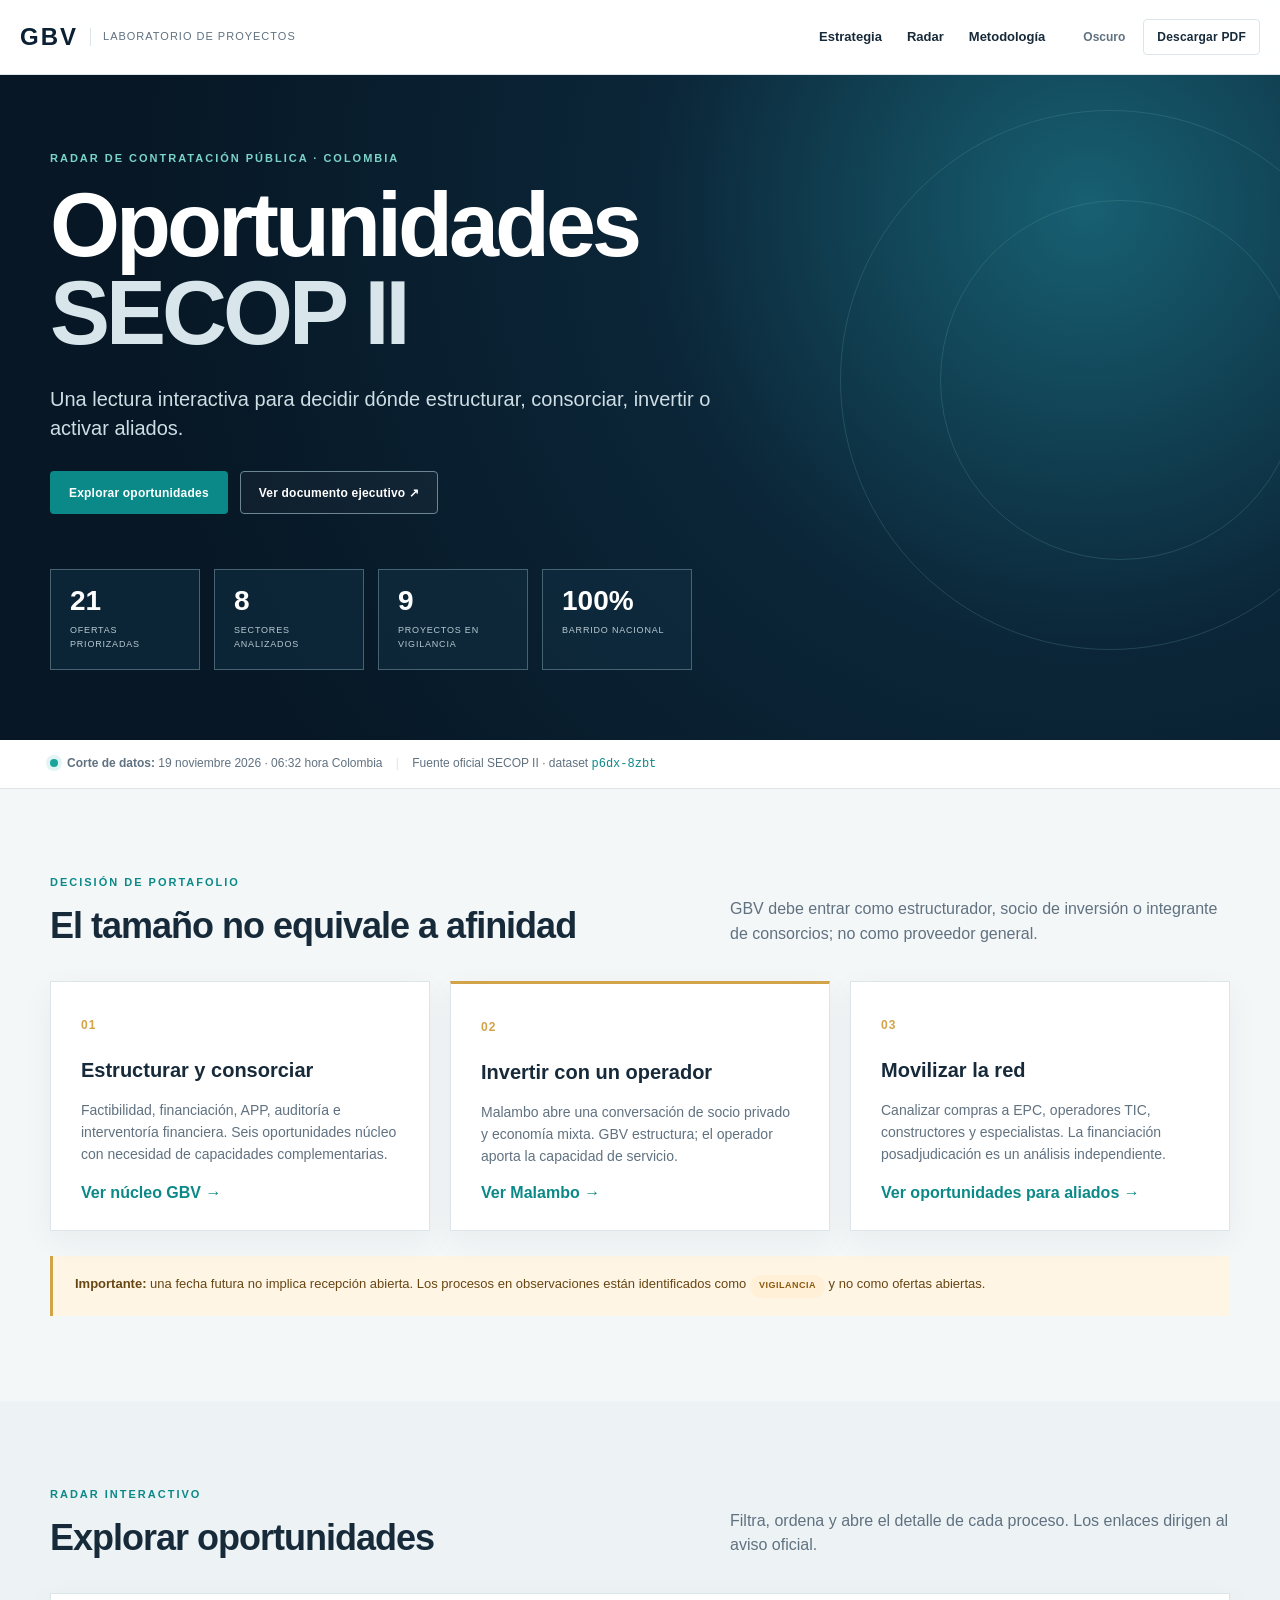
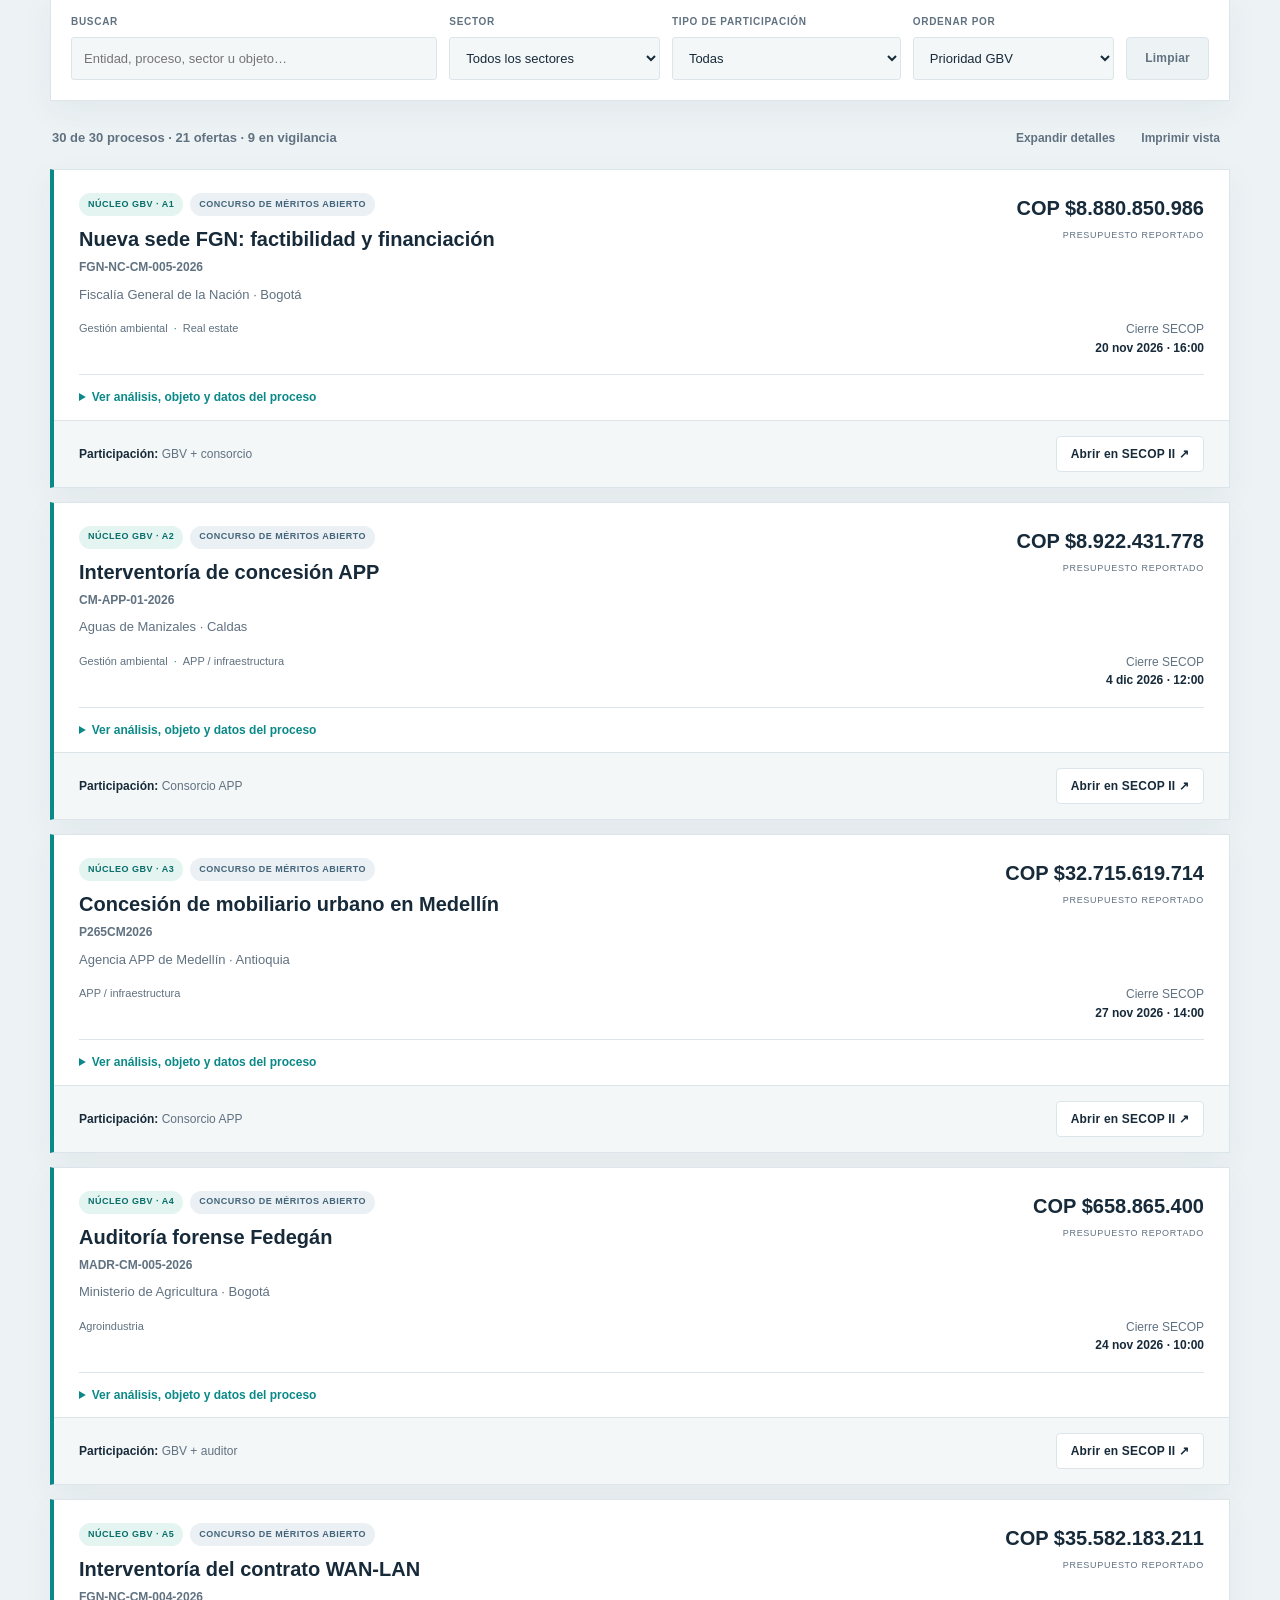
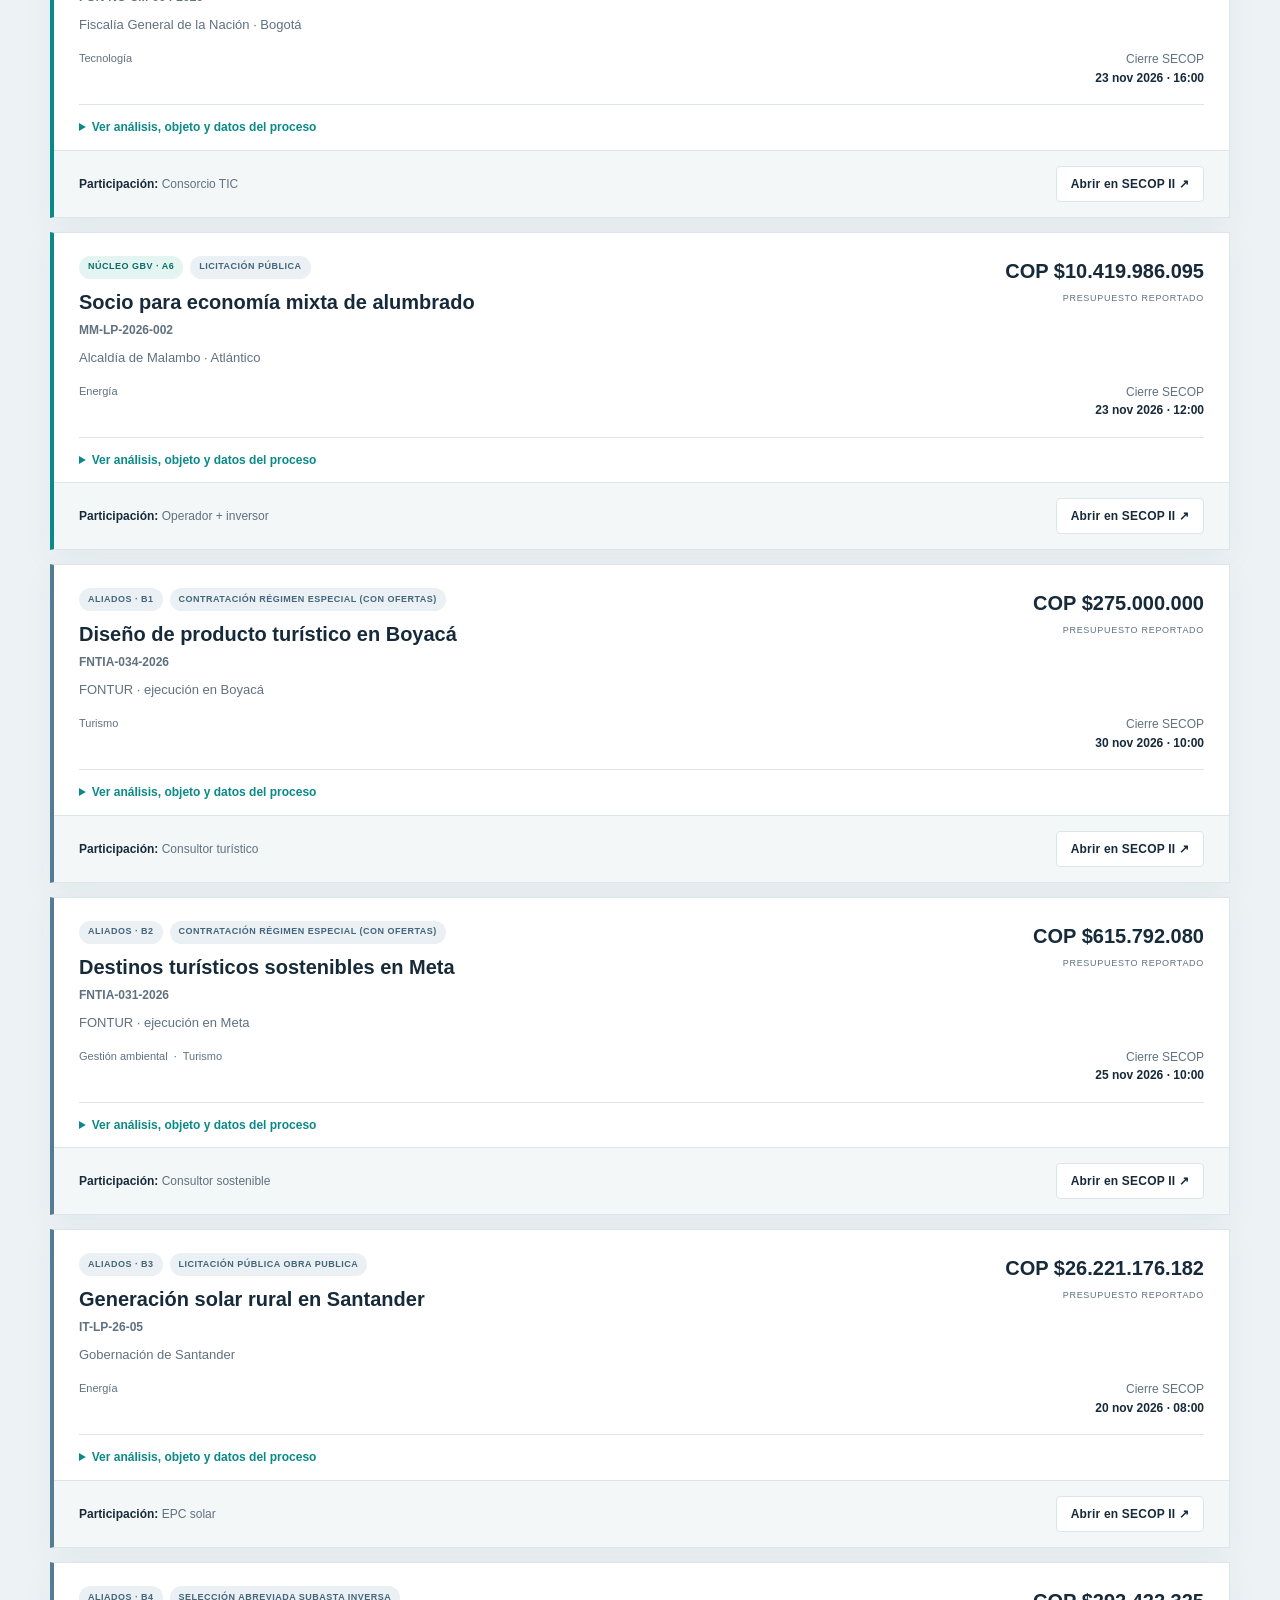
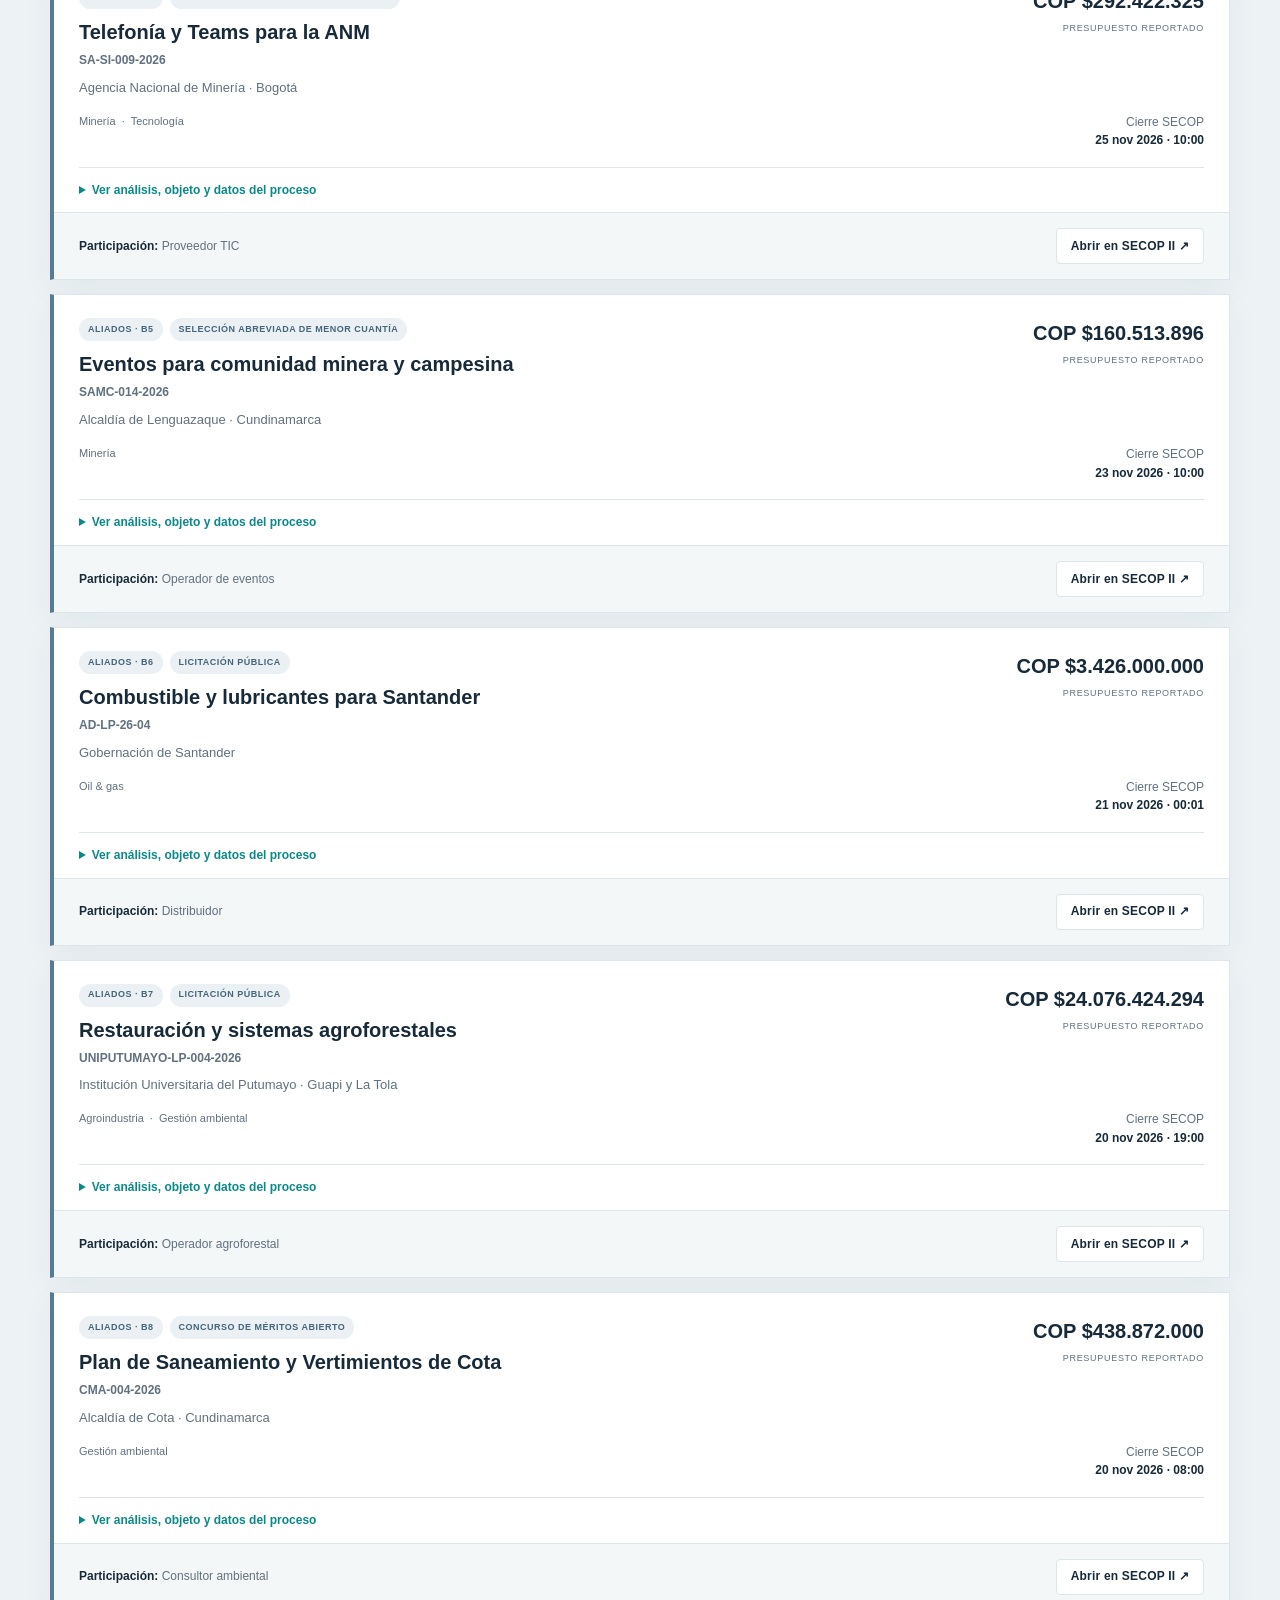
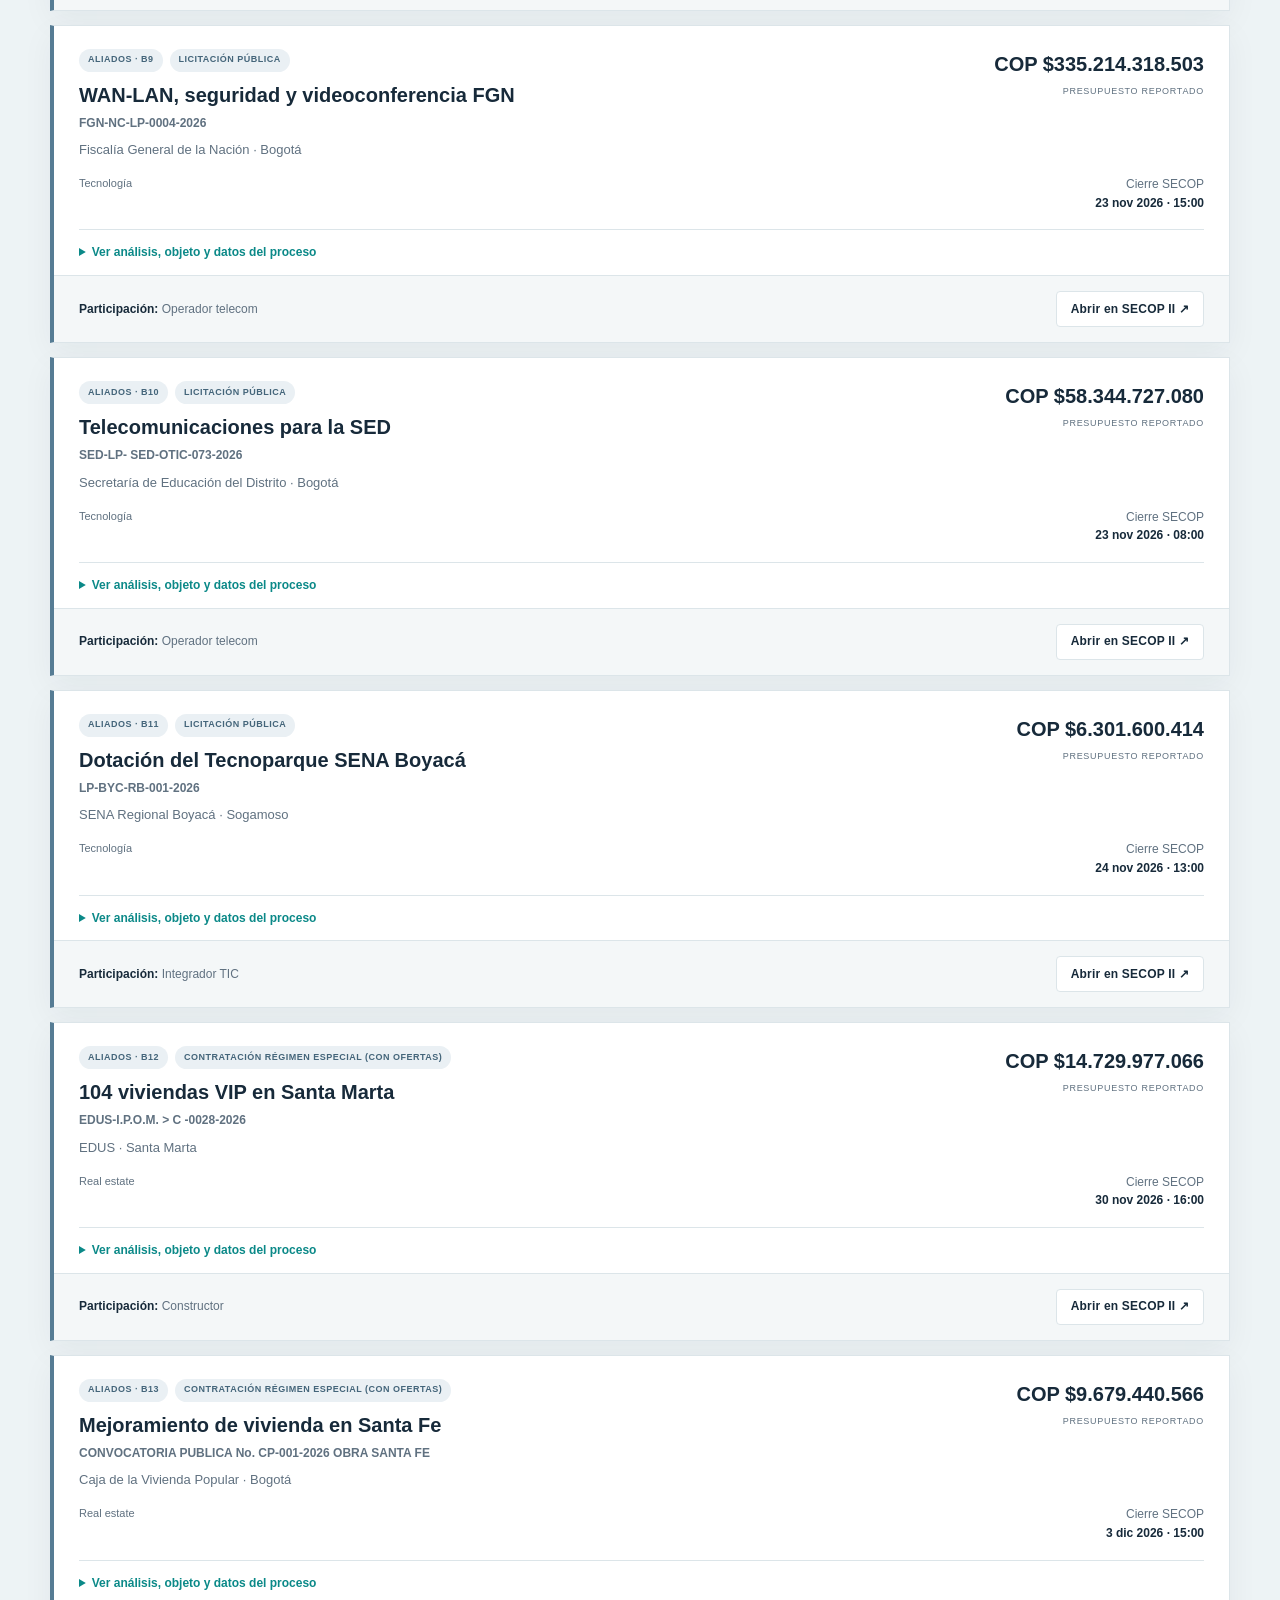
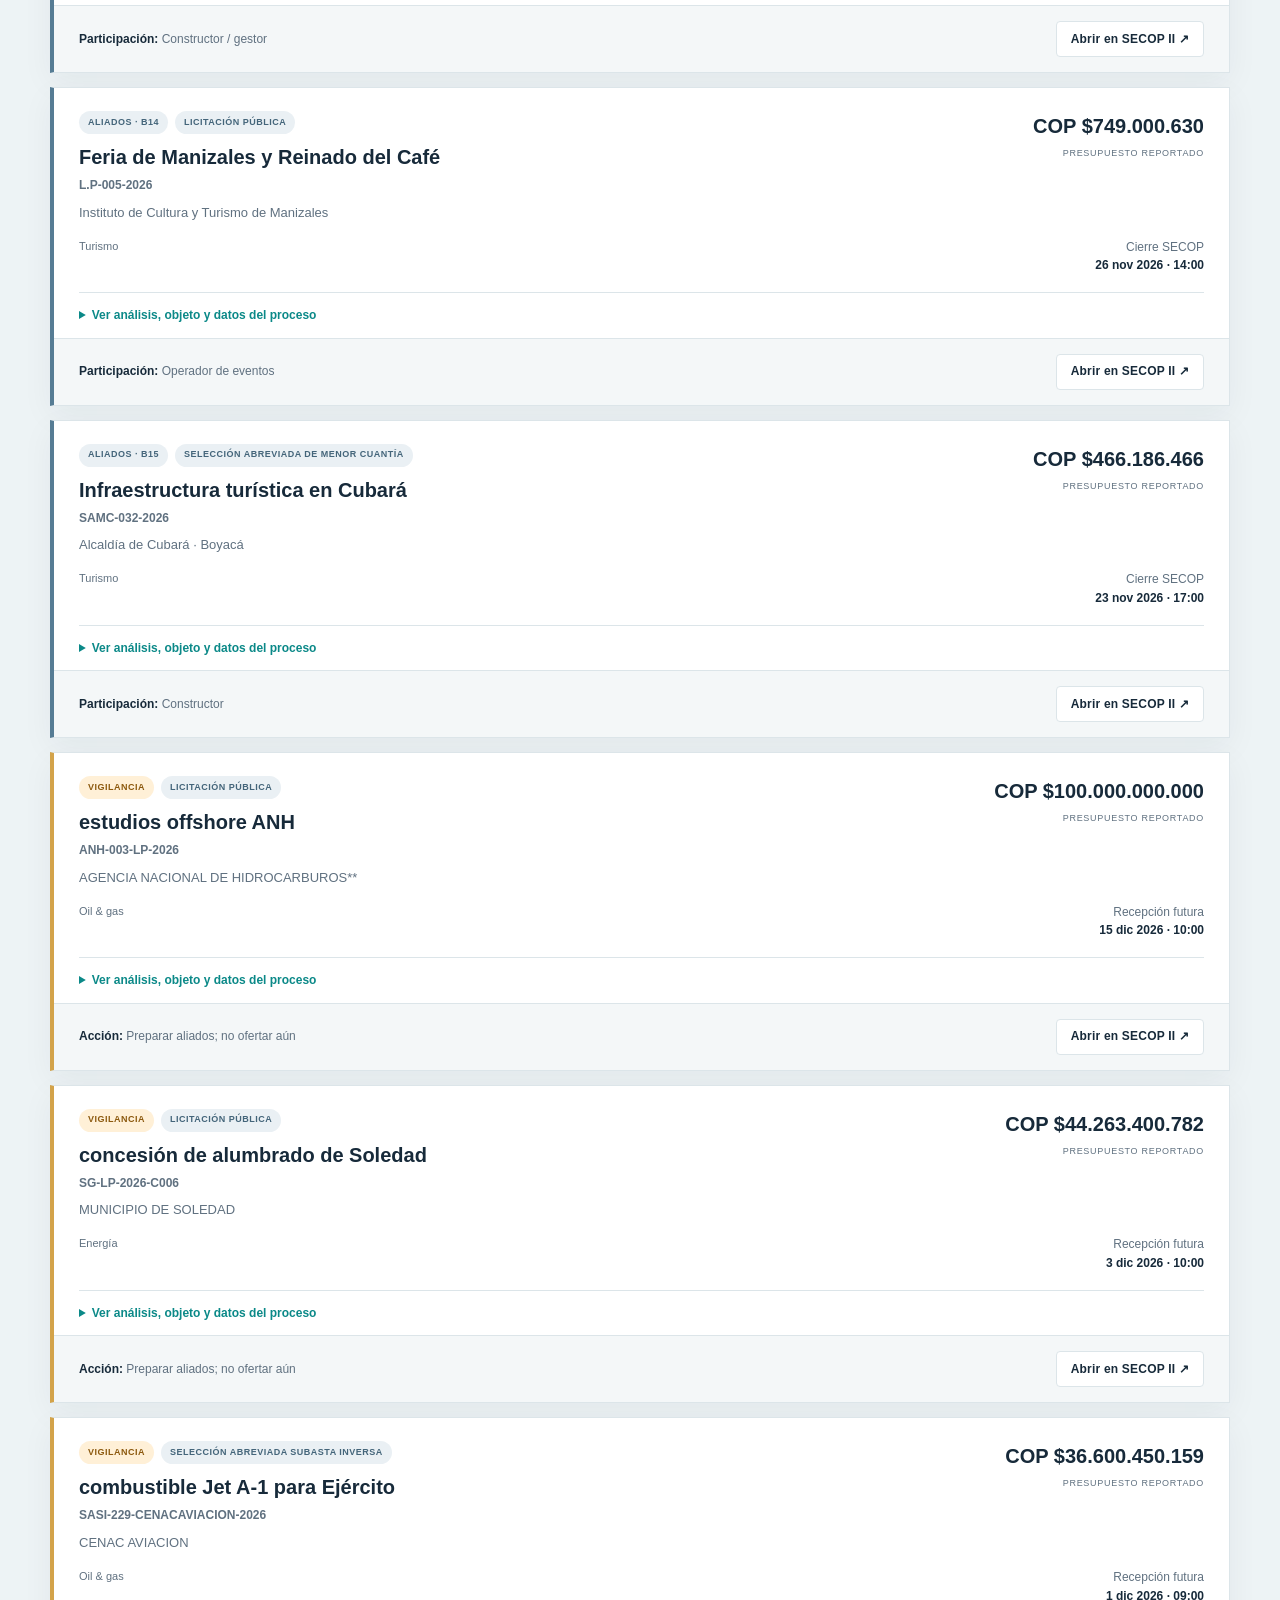
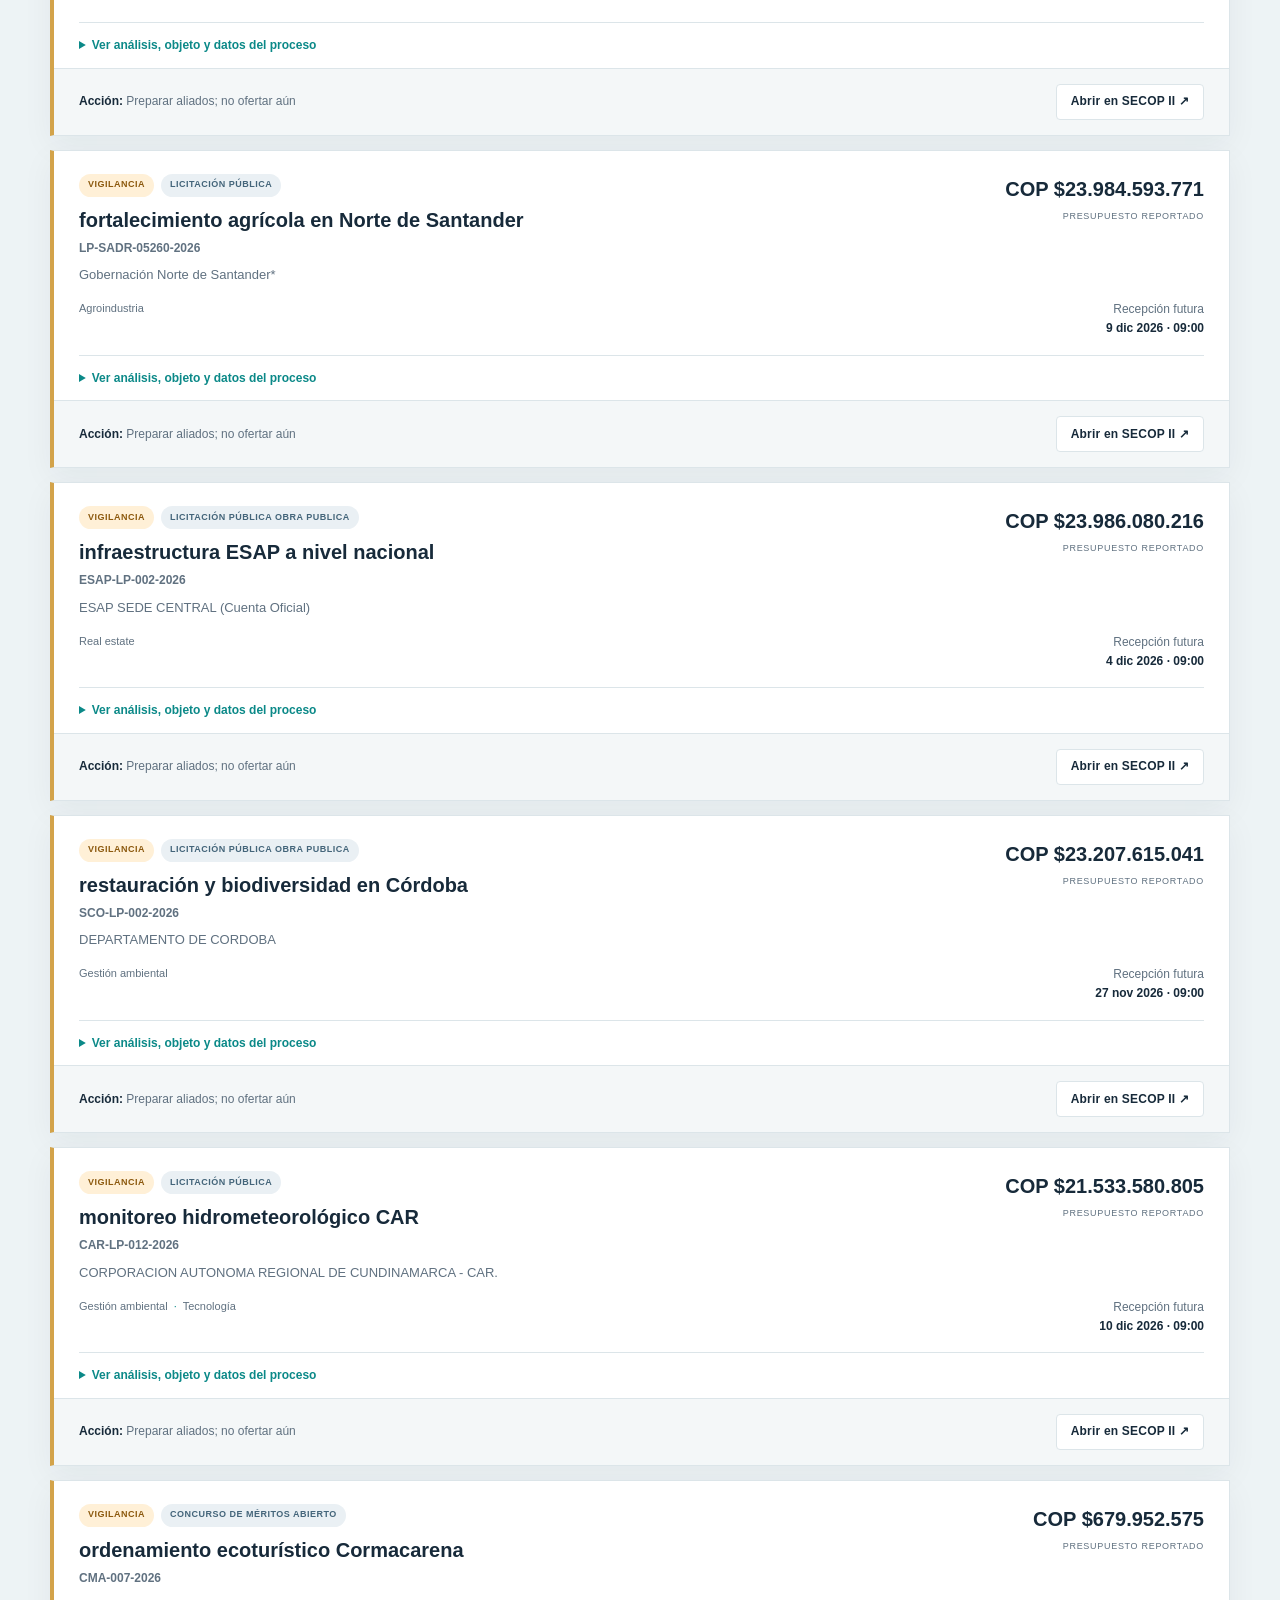
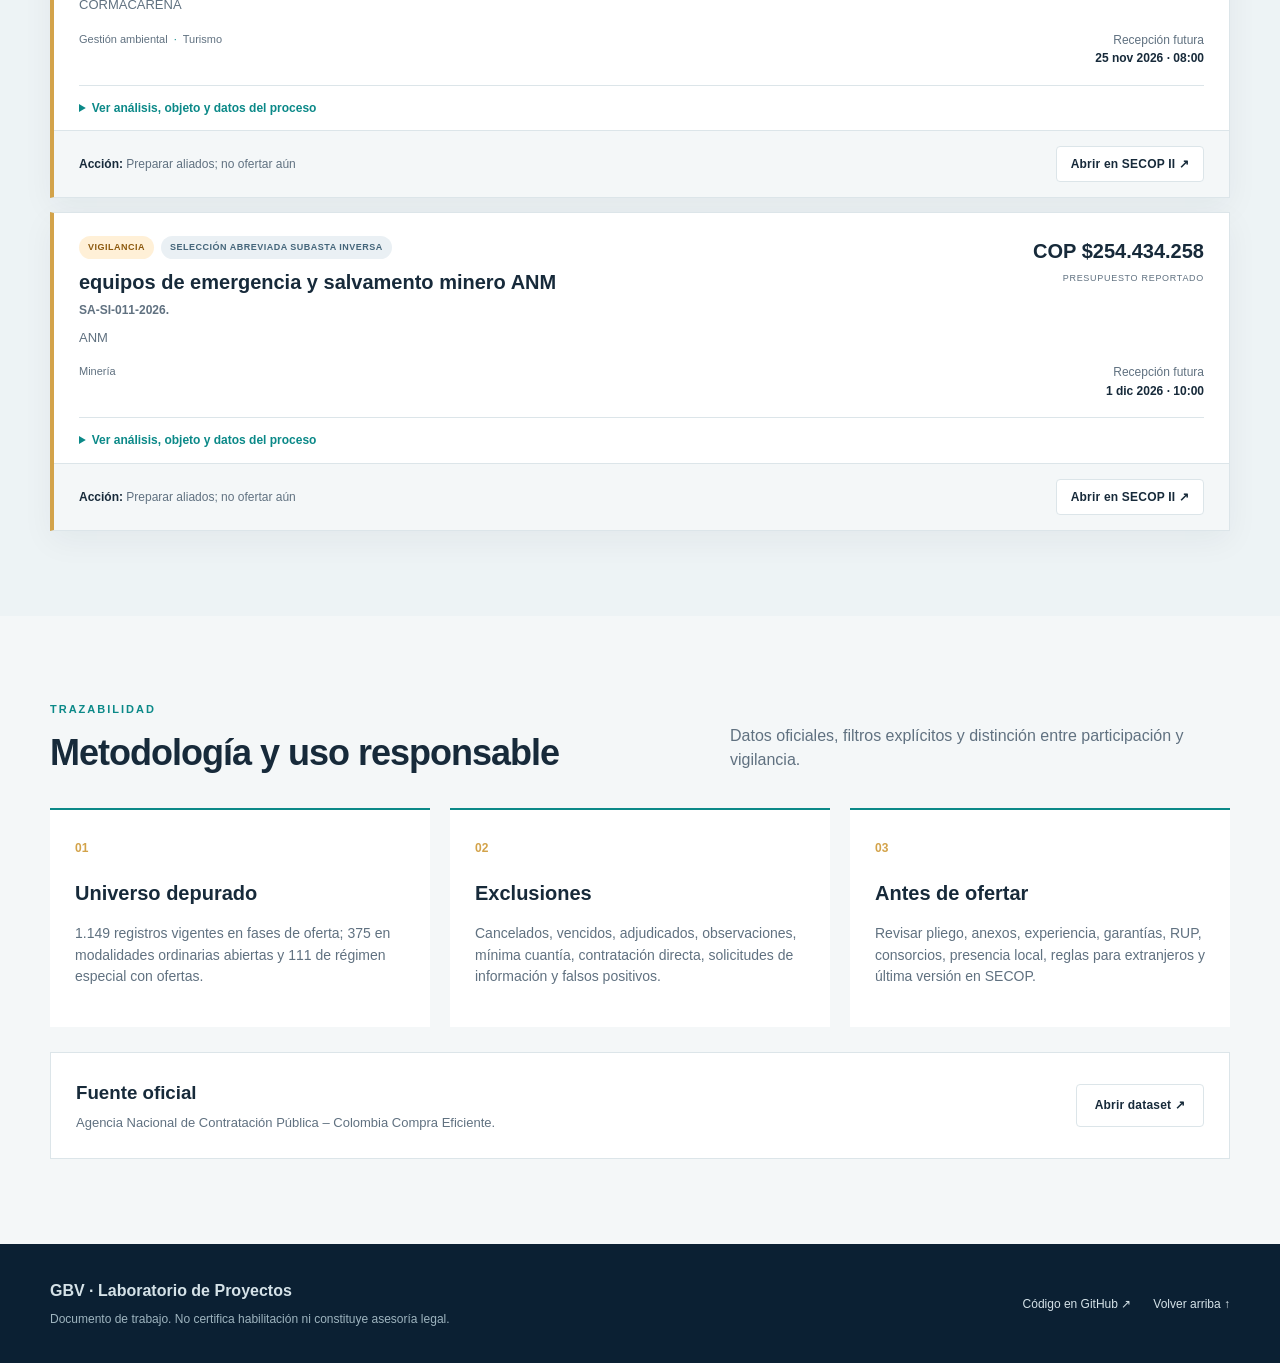
<file: index.html>
<!doctype html>
<html lang="es">
<head>
  <meta charset="utf-8"><meta name="viewport" content="width=device-width, initial-scale=1">
  <meta name="robots" content="noindex,nofollow,noarchive">
  <meta name="description" content="Radar interactivo de oportunidades SECOP II para el Laboratorio de Proyectos GBV.">
  <title>GBV · Radar interactivo SECOP II</title>
  <meta property="og:title" content="GBV · Radar interactivo SECOP II"><meta property="og:description" content="Oportunidades de contratación pública para el Laboratorio de Proyectos."><meta property="og:type" content="website">
  <link rel="icon" href="favicon.svg" type="image/svg+xml"><link rel="stylesheet" href="web_styles.css">
  <script src="data.js" defer></script><script src="app.js" defer></script>
</head>
<body>
  <a class="skip-link" href="#radar">Saltar al radar</a>
  <header class="site-header"><div class="header-inner">
    <a class="brand" href="#inicio" aria-label="GBV, inicio"><strong>GBV</strong><span>Laboratorio de Proyectos</span></a>
    <nav class="main-nav" aria-label="Navegación principal"><a href="#decision">Estrategia</a><a href="#radar">Radar</a><a href="#metodologia">Metodología</a></nav>
    <div class="header-actions"><button class="icon-button" id="theme-toggle" type="button" aria-label="Cambiar a tema oscuro">Tema</button><a class="button button-small button-outline" href="GBV_Radar_SECOP_II_Laboratorio_Proyectos_19NOV2026.pdf" download>Descargar PDF</a></div>
  </div></header>
  <main>
    <section class="hero" id="inicio"><div class="hero-orb orb-one"></div><div class="hero-orb orb-two"></div><div class="container hero-content">
      <p class="eyebrow">Radar de contratación pública · Colombia</p><h1>Oportunidades<br><span>SECOP II</span></h1>
      <p class="hero-lead">Una lectura interactiva para decidir dónde estructurar, consorciar, invertir o activar aliados.</p>
      <div class="hero-actions"><a class="button button-primary" href="#radar">Explorar oportunidades</a><a class="button button-ghost" href="documento.html" target="_blank" rel="noopener">Ver documento ejecutivo ↗</a></div>
      <div class="hero-metrics" aria-label="Resumen del radar"><div><strong>21</strong><span>ofertas priorizadas</span></div><div><strong>8</strong><span>sectores analizados</span></div><div><strong>9</strong><span>proyectos en vigilancia</span></div><div><strong>100%</strong><span>barrido nacional</span></div></div>
    </div></section>
    <div class="data-notice"><div class="container"><span class="status-dot"></span><strong>Corte de datos:</strong> 19 noviembre 2026 · 06:32 hora Colombia <span class="notice-separator">|</span> Fuente oficial SECOP II · dataset <code>p6dx-8zbt</code></div></div>
    <section class="section" id="decision"><div class="container">
      <div class="section-heading"><div><p class="eyebrow">Decisión de portafolio</p><h2>El tamaño no equivale a afinidad</h2></div><p>GBV debe entrar como estructurador, socio de inversión o integrante de consorcios; no como proveedor general.</p></div>
      <div class="strategy-grid">
        <article class="strategy-card"><span class="card-number">01</span><h3>Estructurar y consorciar</h3><p>Factibilidad, financiación, APP, auditoría e interventoría financiera. Seis oportunidades núcleo con necesidad de capacidades complementarias.</p><button class="text-link filter-shortcut" data-group="core" type="button">Ver núcleo GBV →</button></article>
        <article class="strategy-card featured"><span class="card-number">02</span><h3>Invertir con un operador</h3><p>Malambo abre una conversación de socio privado y economía mixta. GBV estructura; el operador aporta la capacidad de servicio.</p><button class="text-link search-shortcut" data-search="Malambo" type="button">Ver Malambo →</button></article>
        <article class="strategy-card"><span class="card-number">03</span><h3>Movilizar la red</h3><p>Canalizar compras a EPC, operadores TIC, constructores y especialistas. La financiación posadjudicación es un análisis independiente.</p><button class="text-link filter-shortcut" data-group="ally" type="button">Ver oportunidades para aliados →</button></article>
      </div>
      <div class="warning-banner"><strong>Importante:</strong> una fecha futura no implica recepción abierta. Los procesos en observaciones están identificados como <span class="badge badge-watch">Vigilancia</span> y no como ofertas abiertas.</div>
    </div></section>
    <section class="section section-radar" id="radar"><div class="container">
      <div class="section-heading"><div><p class="eyebrow">Radar interactivo</p><h2>Explorar oportunidades</h2></div><p>Filtra, ordena y abre el detalle de cada proceso. Los enlaces dirigen al aviso oficial.</p></div>
      <form class="filters" id="filters" aria-label="Filtros de oportunidades">
        <div class="field field-search"><label for="search">Buscar</label><input id="search" name="search" type="search" placeholder="Entidad, proceso, sector u objeto…" autocomplete="off"></div>
        <div class="field"><label for="sector">Sector</label><select id="sector" name="sector"><option value="all">Todos los sectores</option></select></div>
        <div class="field"><label for="group">Tipo de participación</label><select id="group" name="group"><option value="all">Todas</option><option value="core">Núcleo GBV · A</option><option value="ally">Aliados · B</option><option value="watch">Vigilancia</option></select></div>
        <div class="field"><label for="sort">Ordenar por</label><select id="sort" name="sort"><option value="priority">Prioridad GBV</option><option value="close">Cierre más próximo</option><option value="budget-desc">Mayor presupuesto</option><option value="budget-asc">Menor presupuesto</option></select></div>
        <button class="button button-reset" id="reset" type="button">Limpiar</button>
      </form>
      <div class="results-toolbar"><p id="result-count" aria-live="polite">Cargando oportunidades…</p><div><button class="text-button" id="expand-all" type="button">Expandir detalles</button><button class="text-button" id="print-page" type="button">Imprimir vista</button></div></div>
      <div class="opportunity-list" id="opportunity-list"></div>
      <div class="empty-state" id="empty-state" hidden><h3>No hay coincidencias</h3><p>Prueba con otro término o restablece los filtros.</p><button class="button button-primary" type="button" id="empty-reset">Restablecer filtros</button></div>
      <noscript><p class="warning-banner">Activa JavaScript para usar los filtros. También puedes abrir el <a href="documento.html">documento ejecutivo</a>.</p></noscript>
    </div></section>
    <section class="section" id="metodologia"><div class="container">
      <div class="section-heading"><div><p class="eyebrow">Trazabilidad</p><h2>Metodología y uso responsable</h2></div><p>Datos oficiales, filtros explícitos y distinción entre participación y vigilancia.</p></div>
      <div class="method-grid"><article><span>01</span><h3>Universo depurado</h3><p>1.149 registros vigentes en fases de oferta; 375 en modalidades ordinarias abiertas y 111 de régimen especial con ofertas.</p></article><article><span>02</span><h3>Exclusiones</h3><p>Cancelados, vencidos, adjudicados, observaciones, mínima cuantía, contratación directa, solicitudes de información y falsos positivos.</p></article><article><span>03</span><h3>Antes de ofertar</h3><p>Revisar pliego, anexos, experiencia, garantías, RUP, consorcios, presencia local, reglas para extranjeros y última versión en SECOP.</p></article></div>
      <div class="source-box"><div><h3>Fuente oficial</h3><p>Agencia Nacional de Contratación Pública – Colombia Compra Eficiente.</p></div><a class="button button-outline" href="https://www.datos.gov.co/Gastos-Gubernamentales/SECOP-II-Procesos-de-Contrataci-n/p6dx-8zbt/about_data" target="_blank" rel="noopener">Abrir dataset ↗</a></div>
    </div></section>
  </main>
  <footer class="site-footer"><div class="container"><div><strong>GBV · Laboratorio de Proyectos</strong><p>Documento de trabajo. No certifica habilitación ni constituye asesoría legal.</p></div><div><a href="https://github.com/alarconmd/gbv-radar-secop-ii" target="_blank" rel="noopener">Código en GitHub ↗</a><a href="#inicio">Volver arriba ↑</a></div></div></footer>
</body>
</html>
</file>
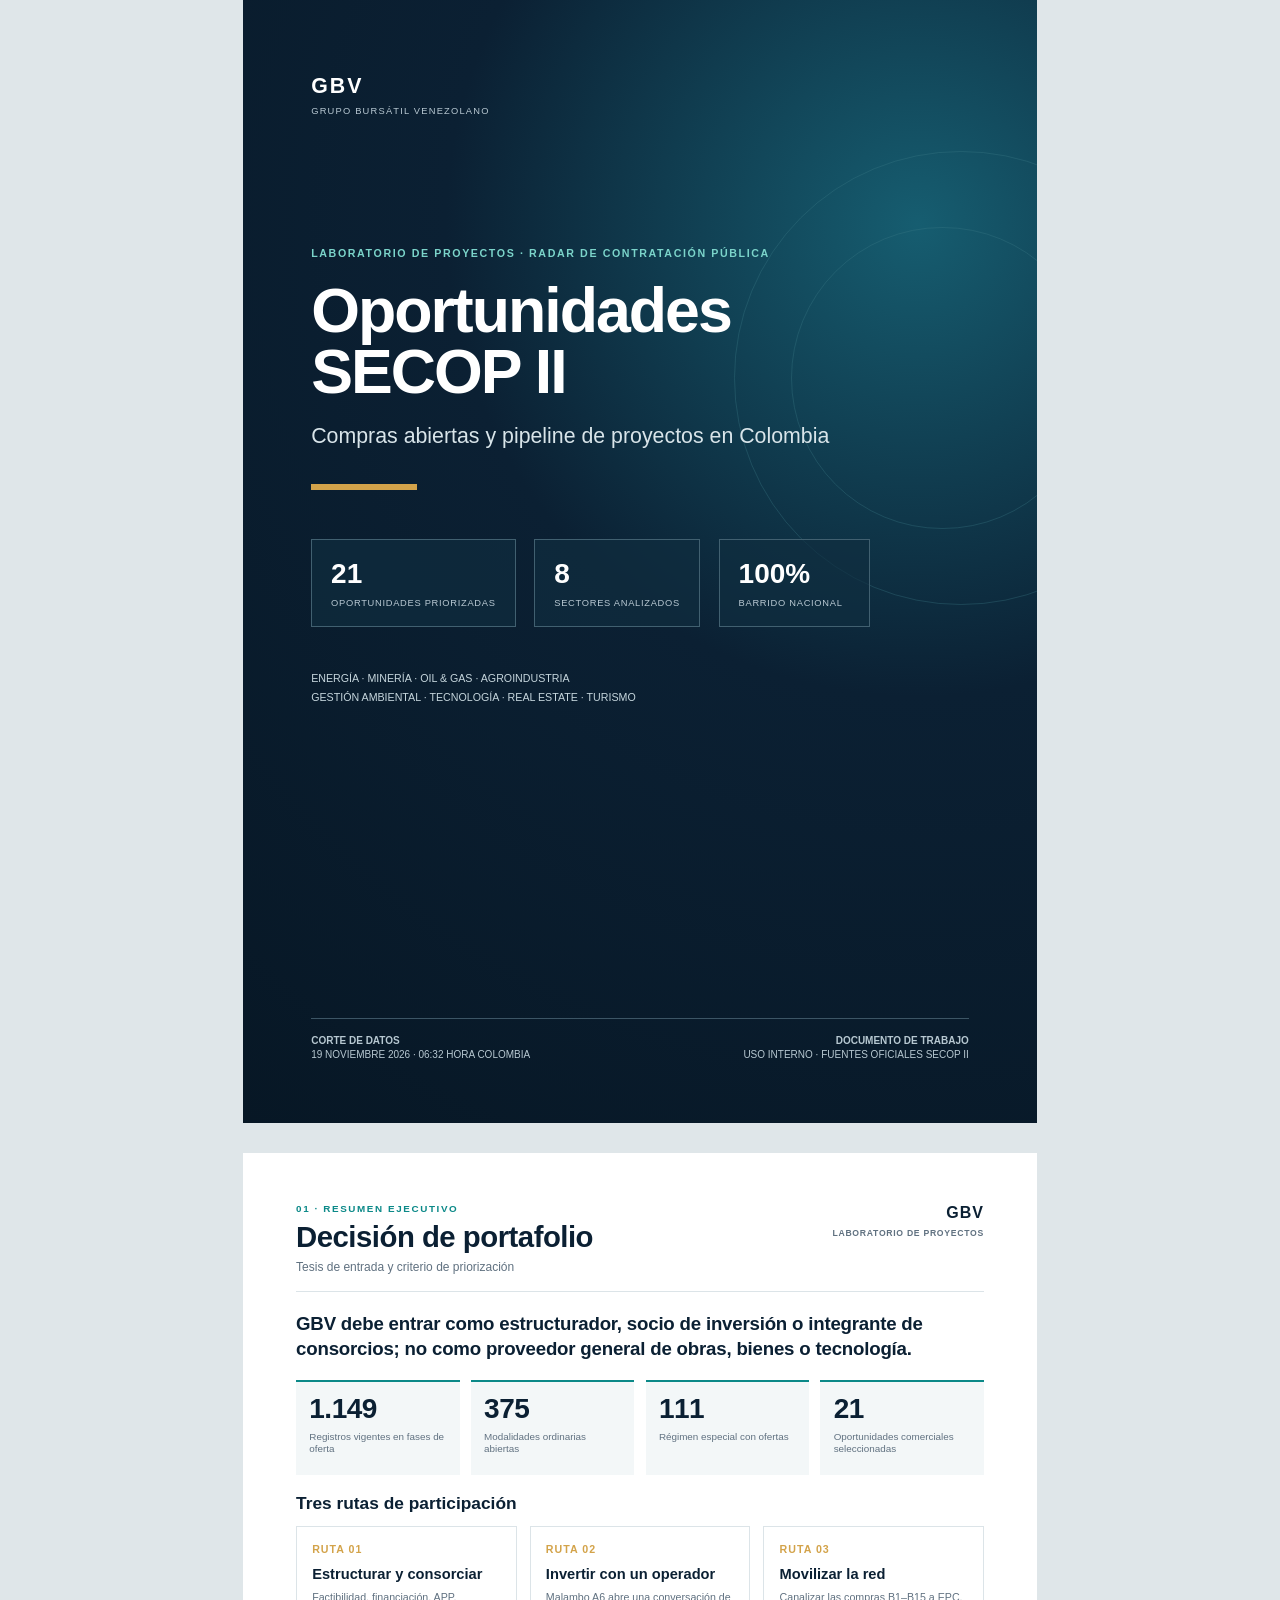
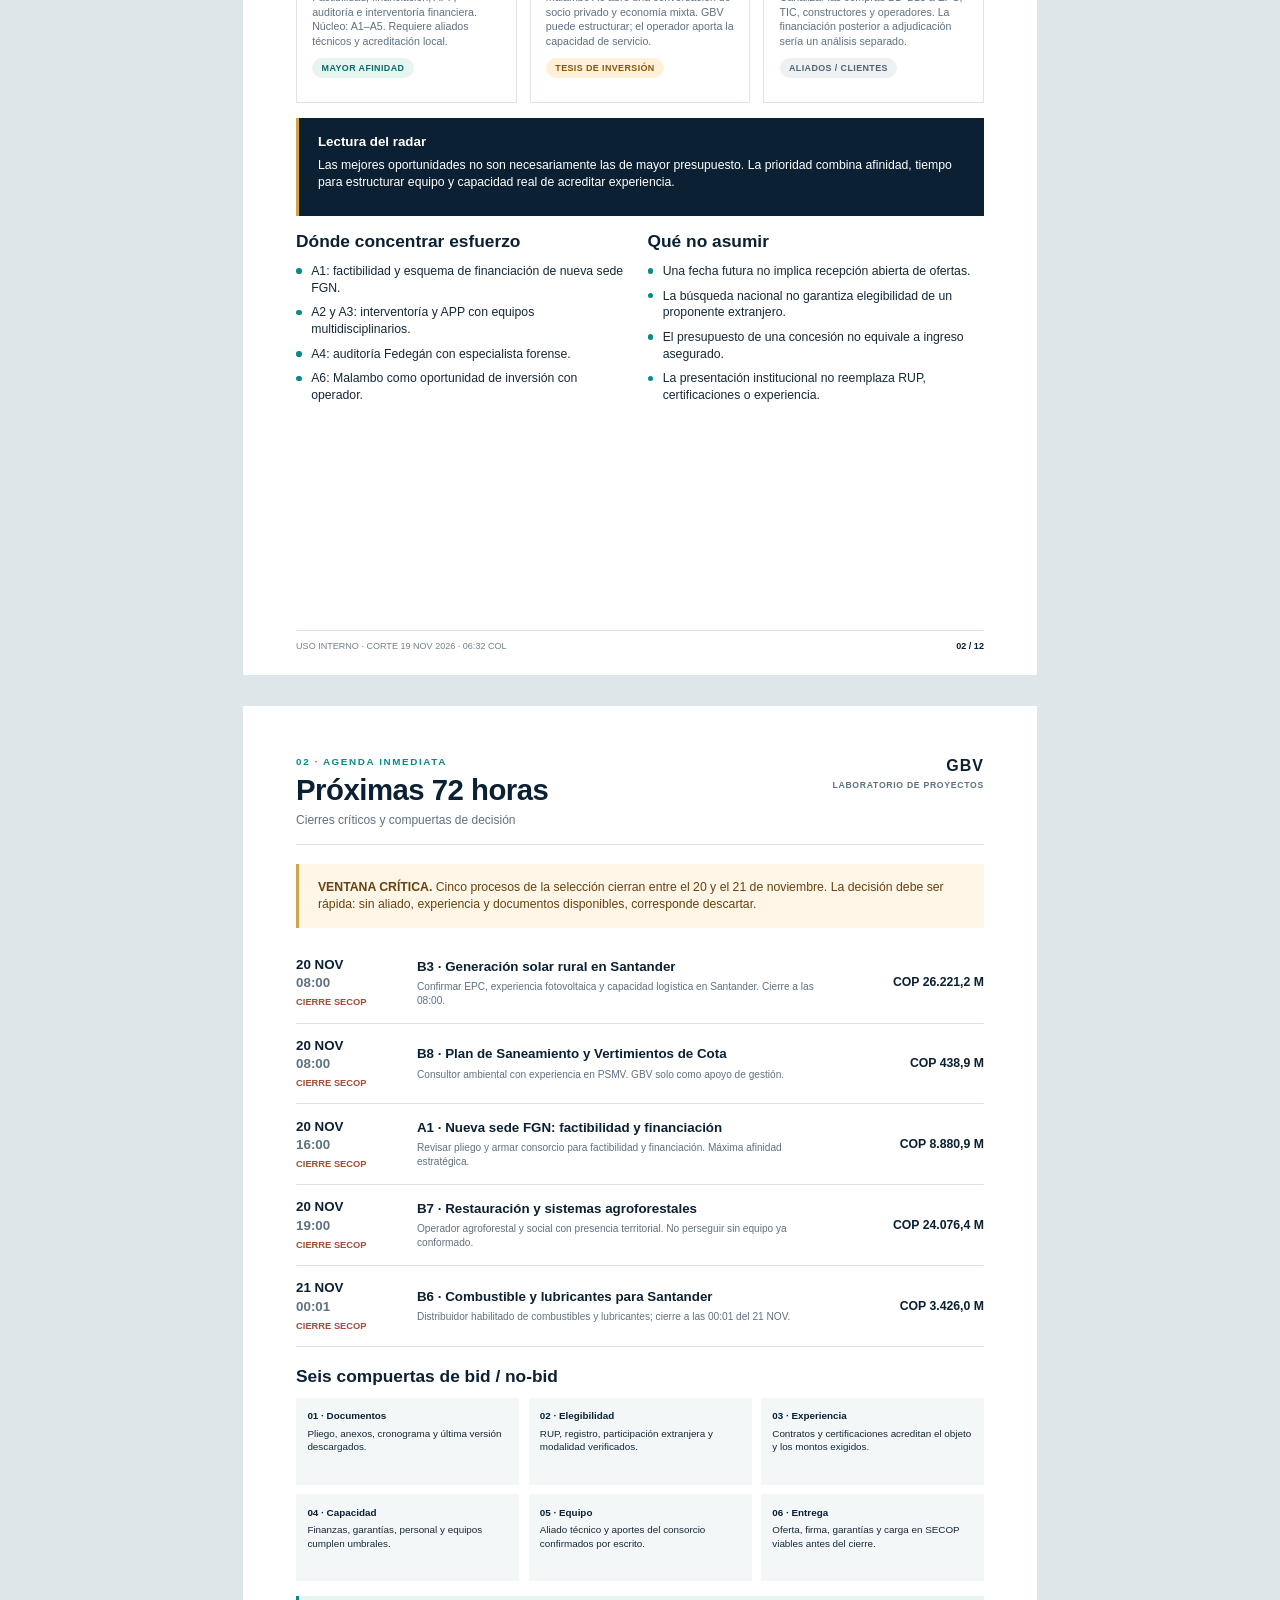
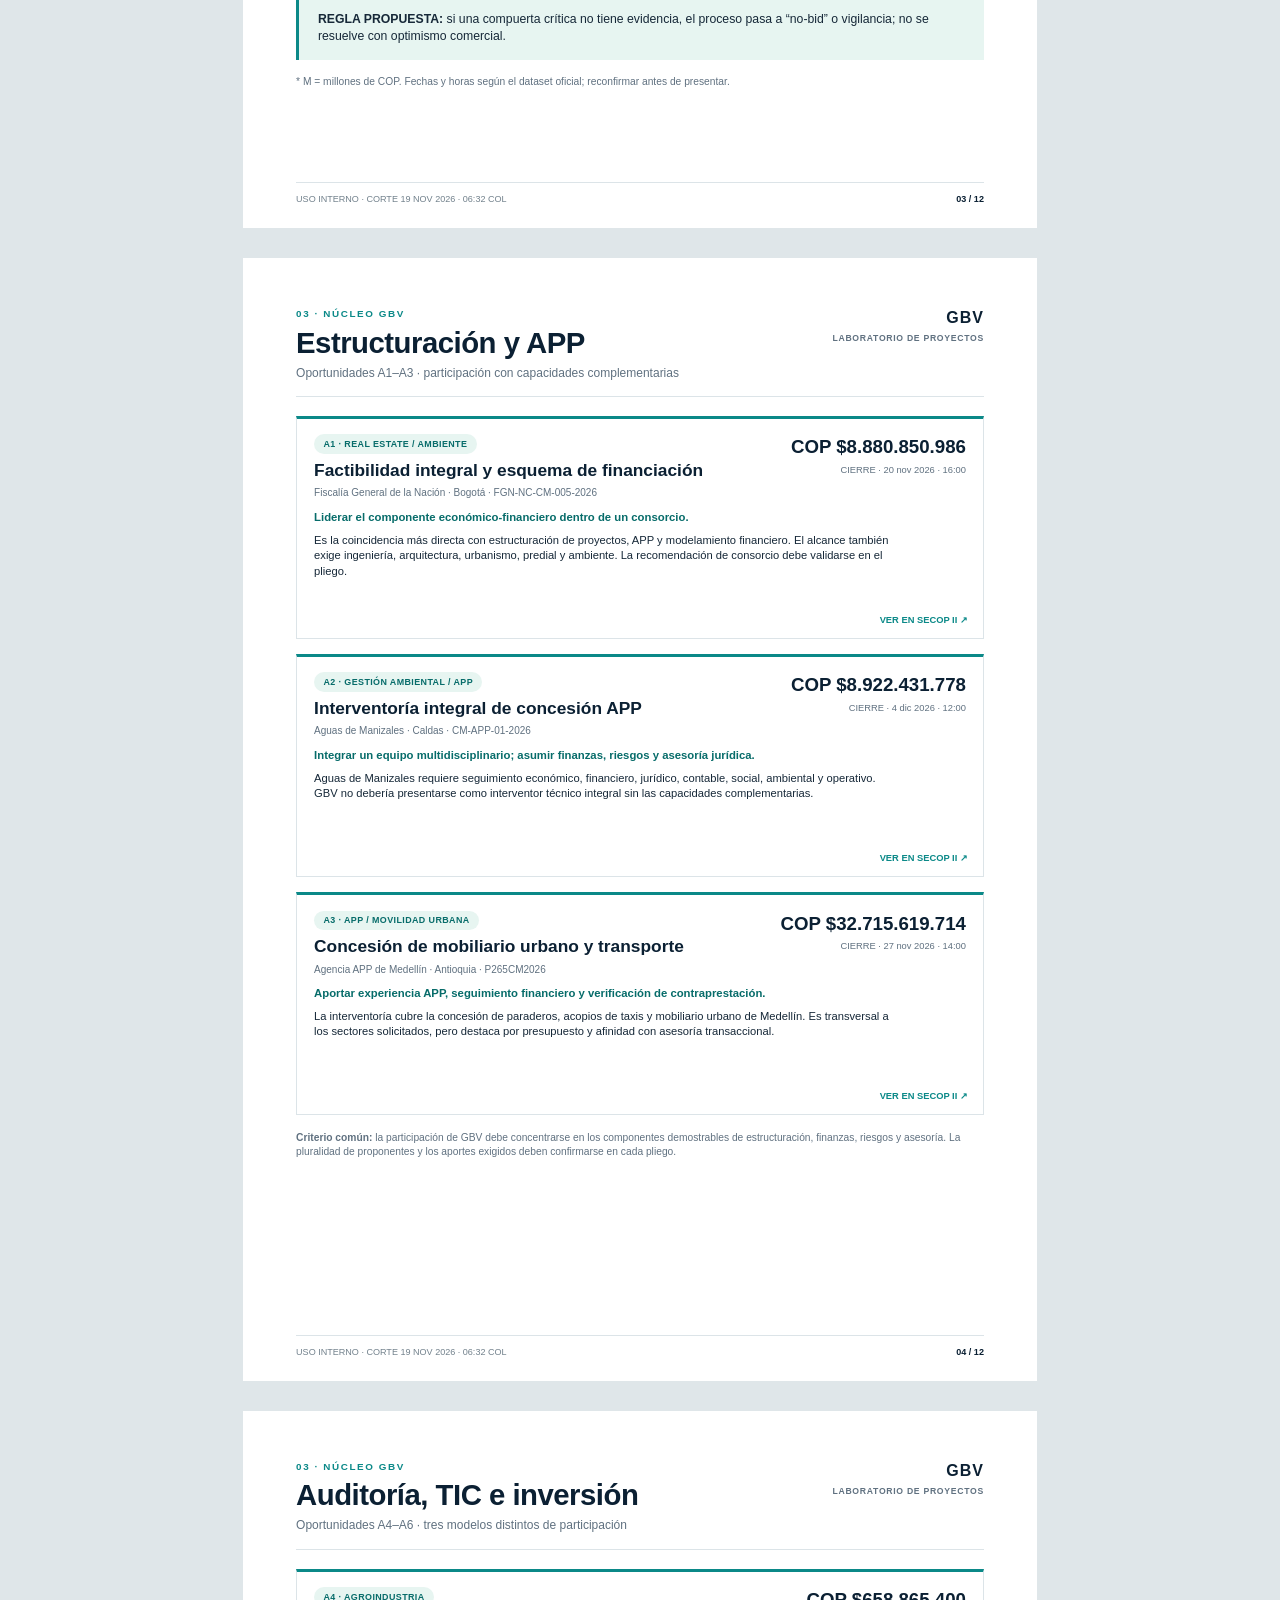
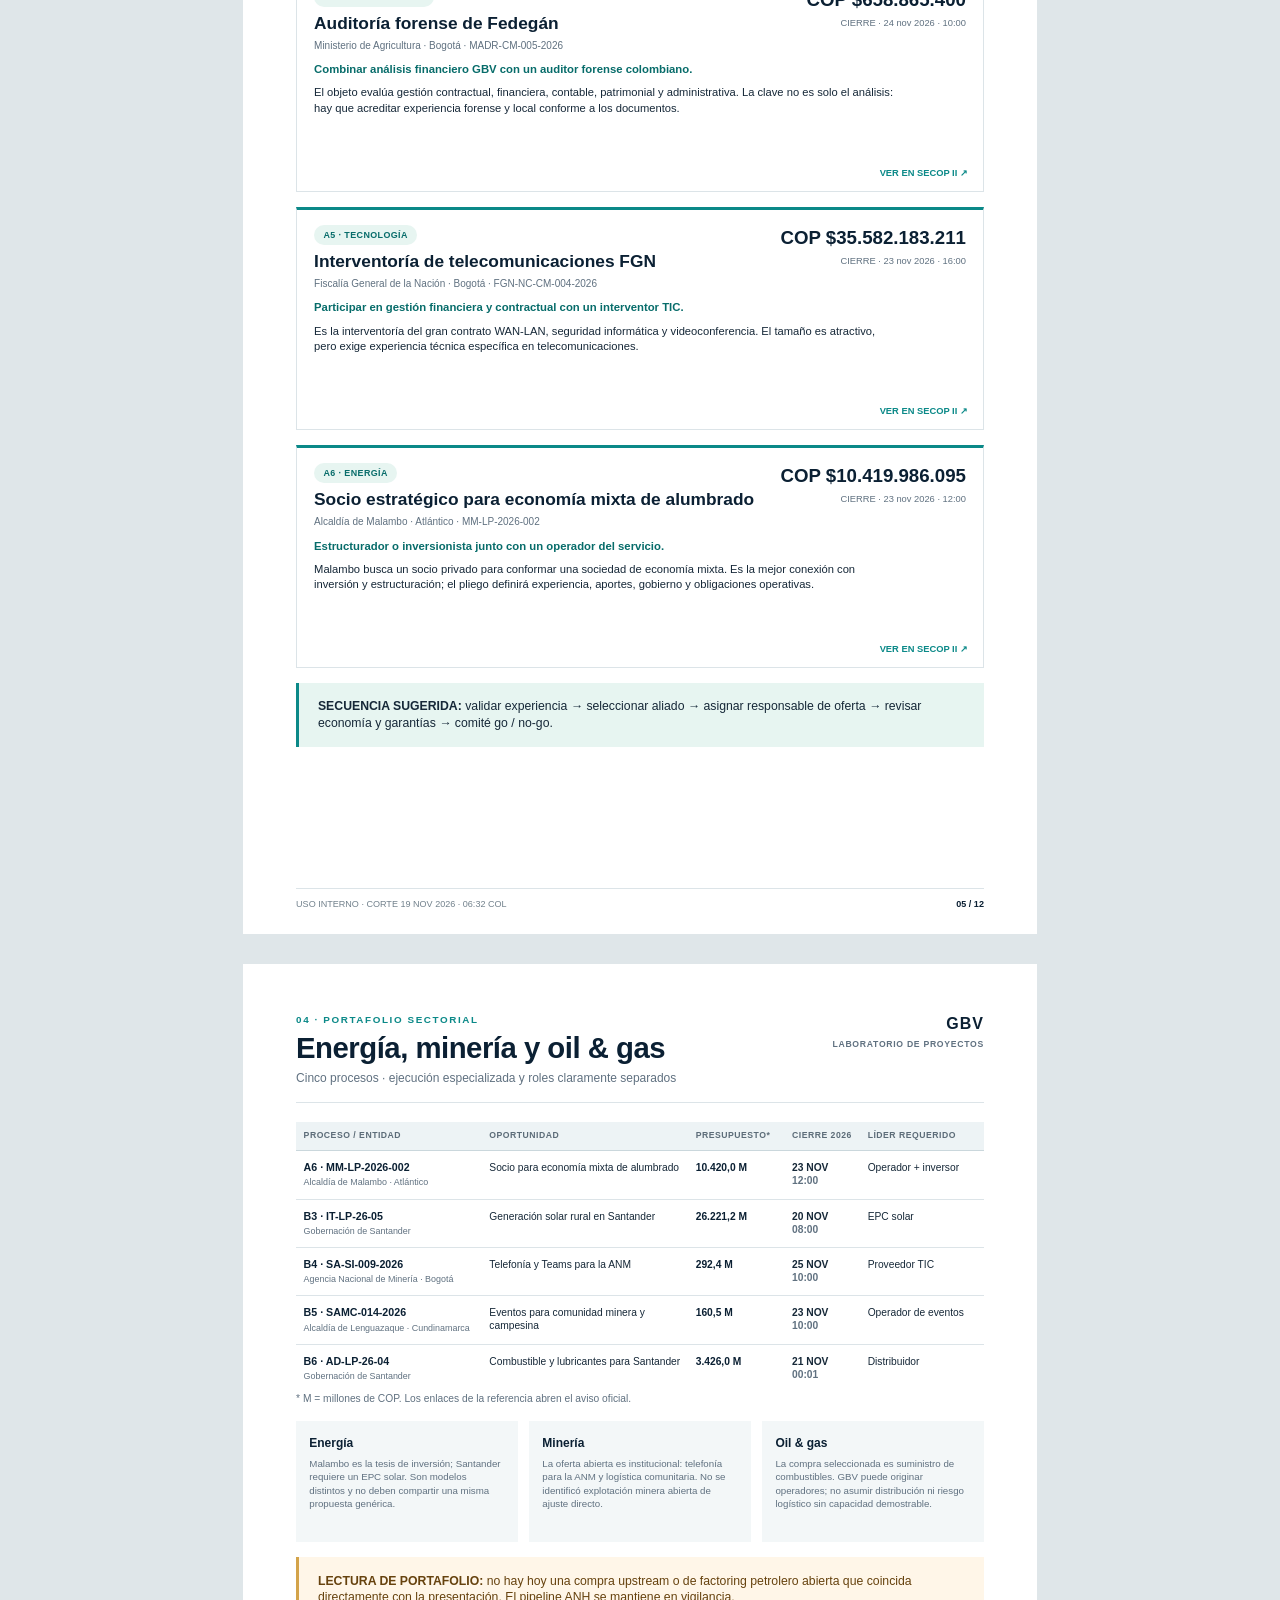
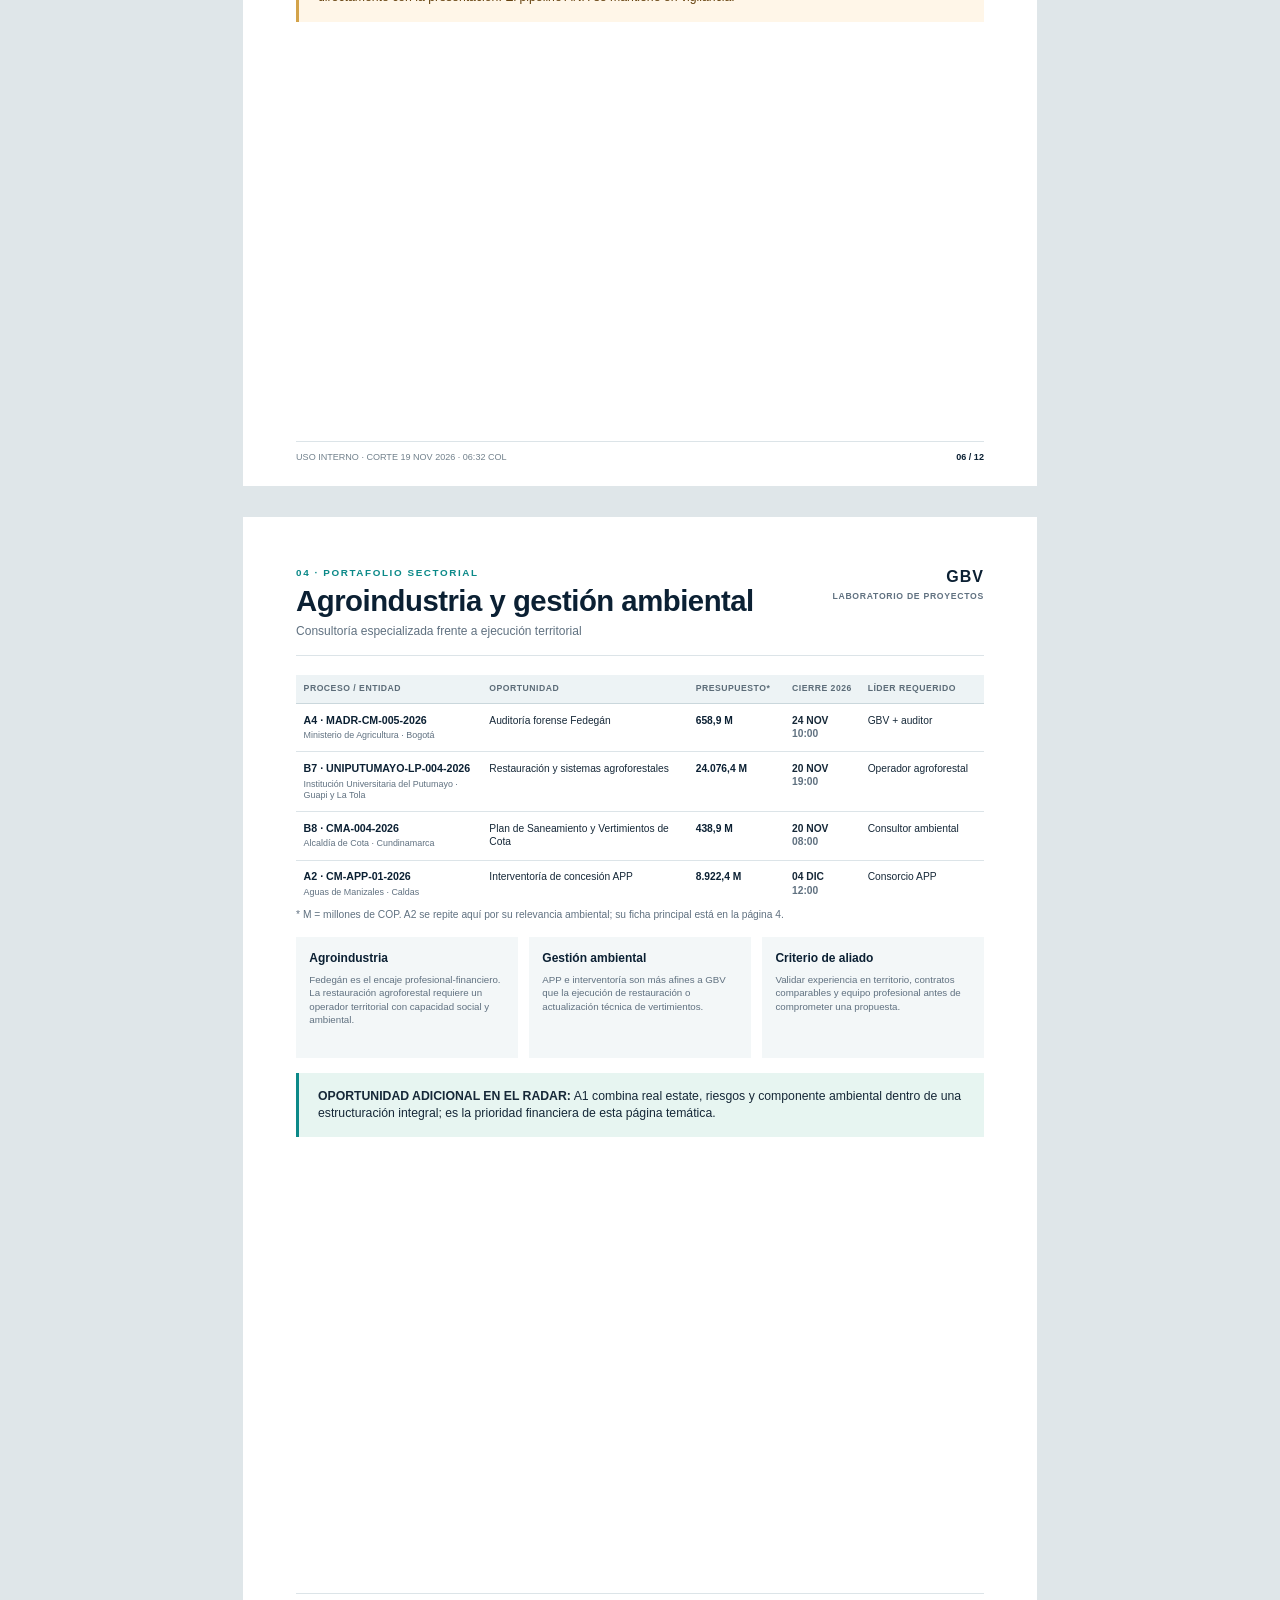
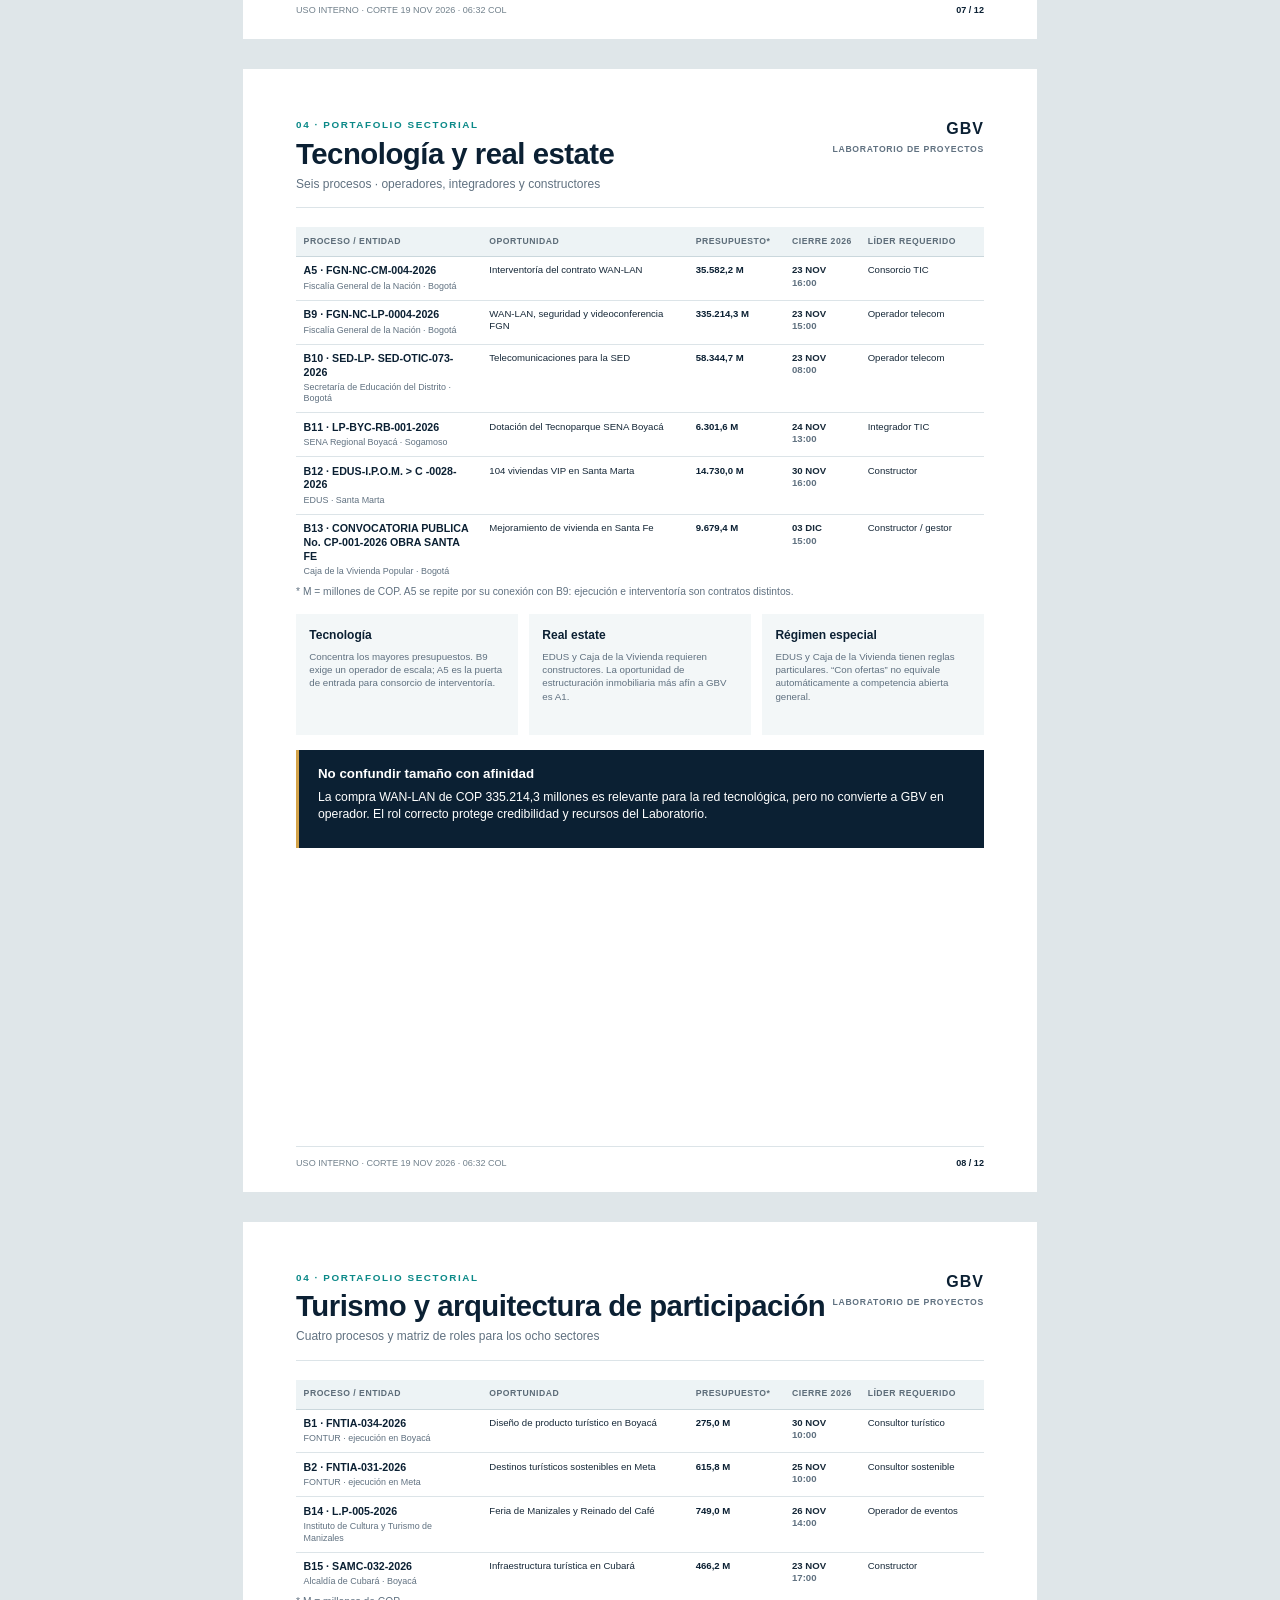
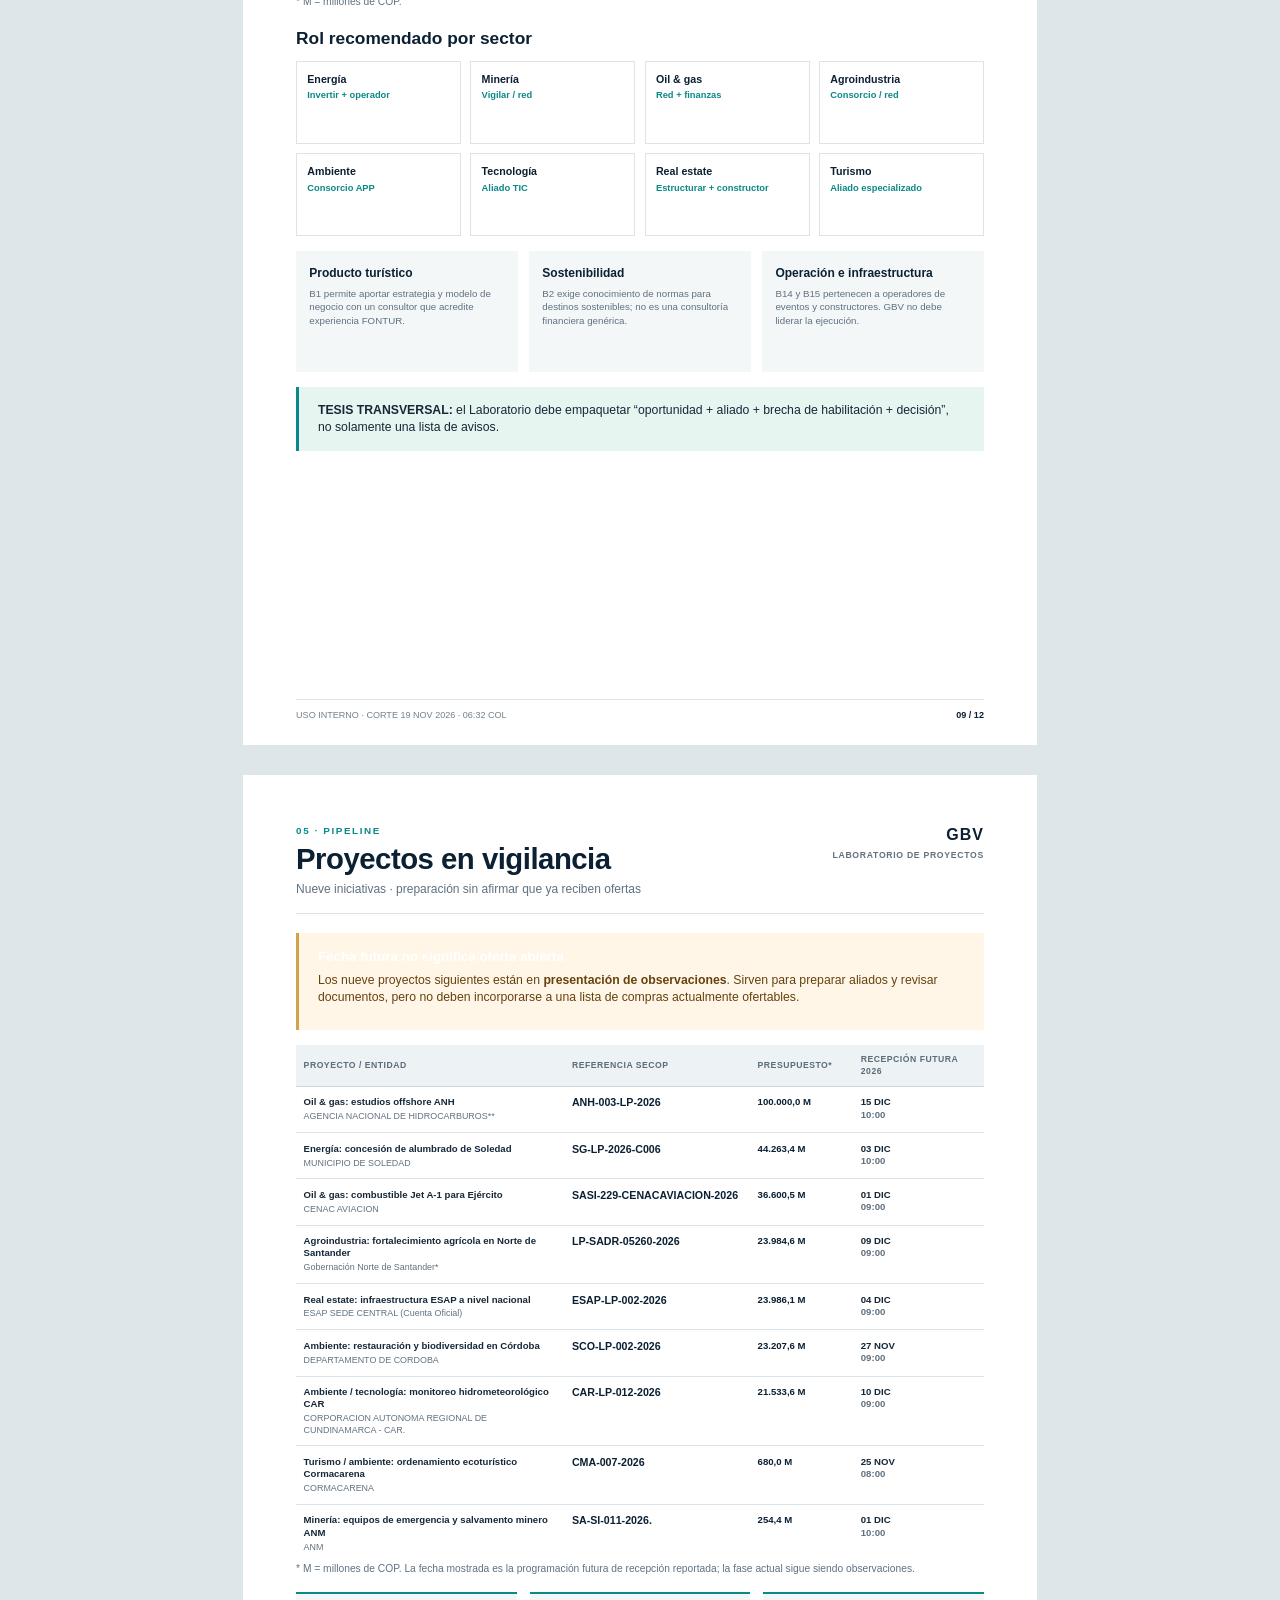
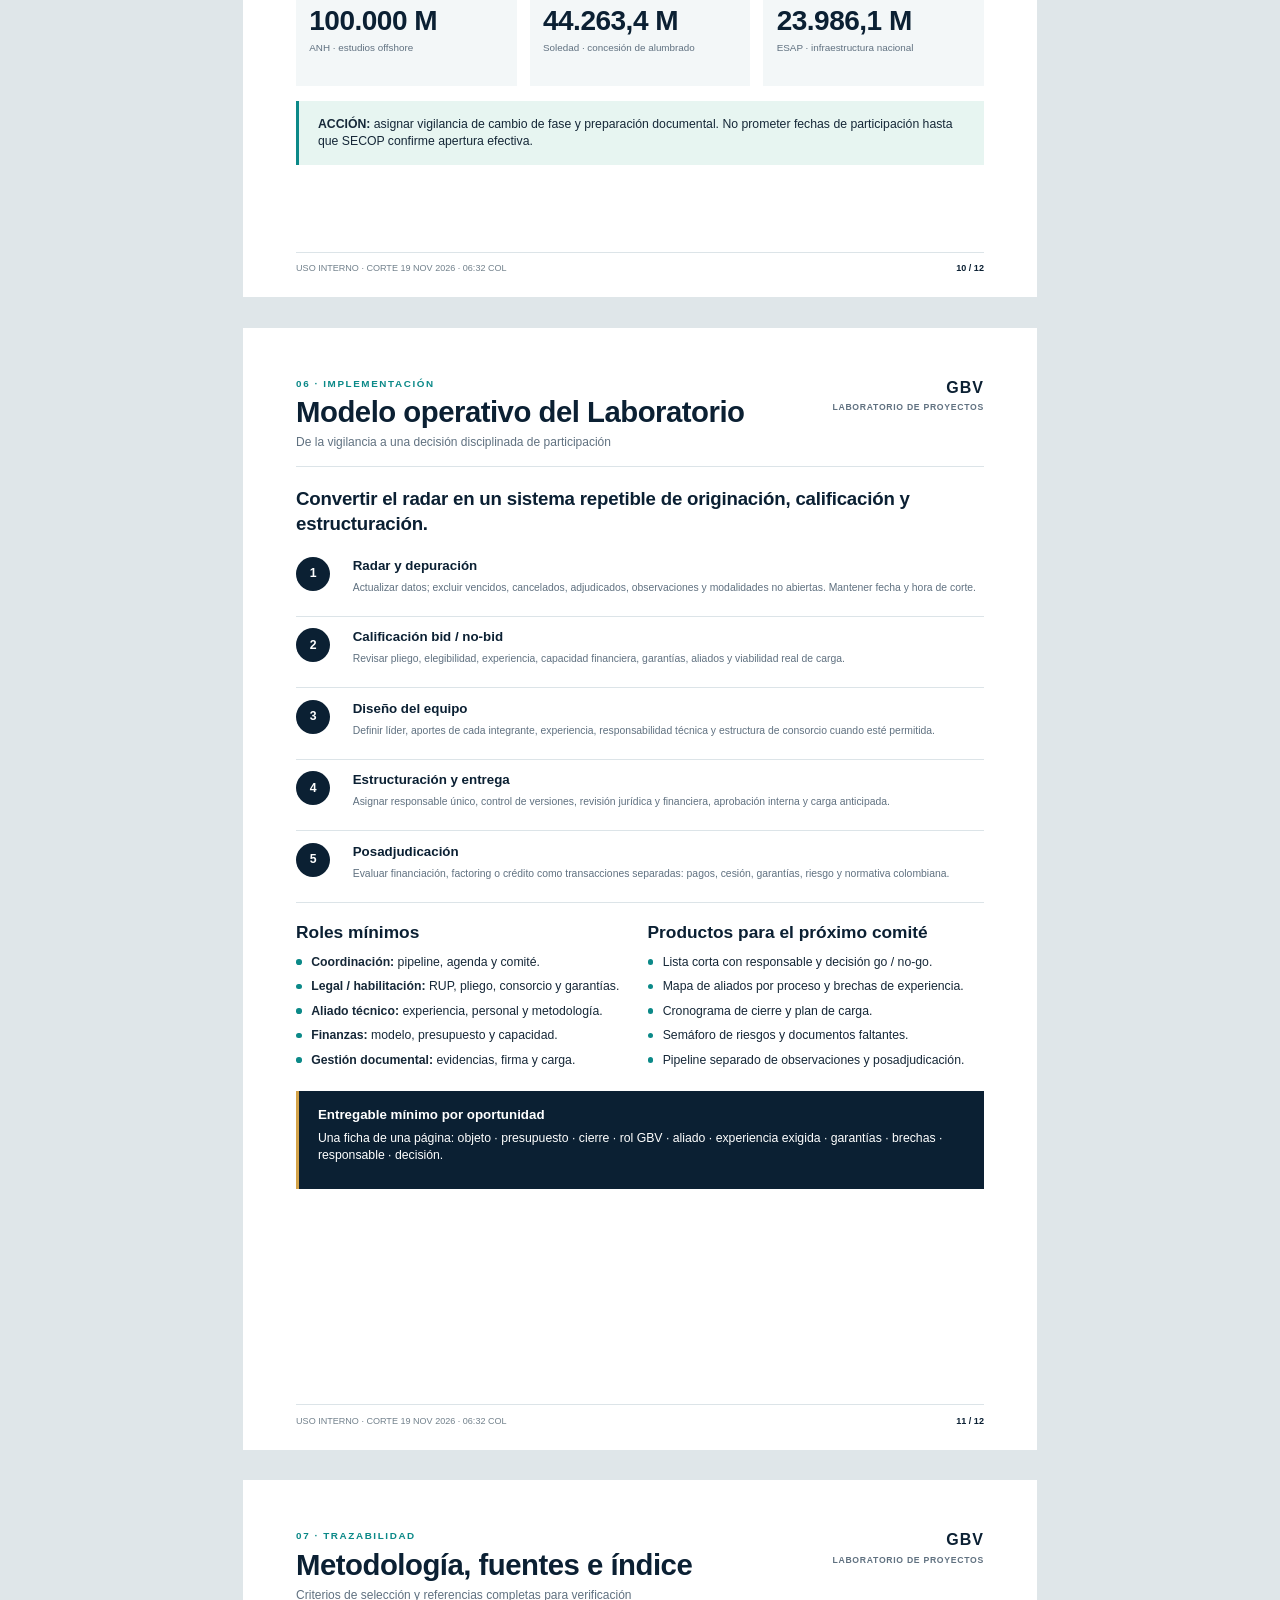
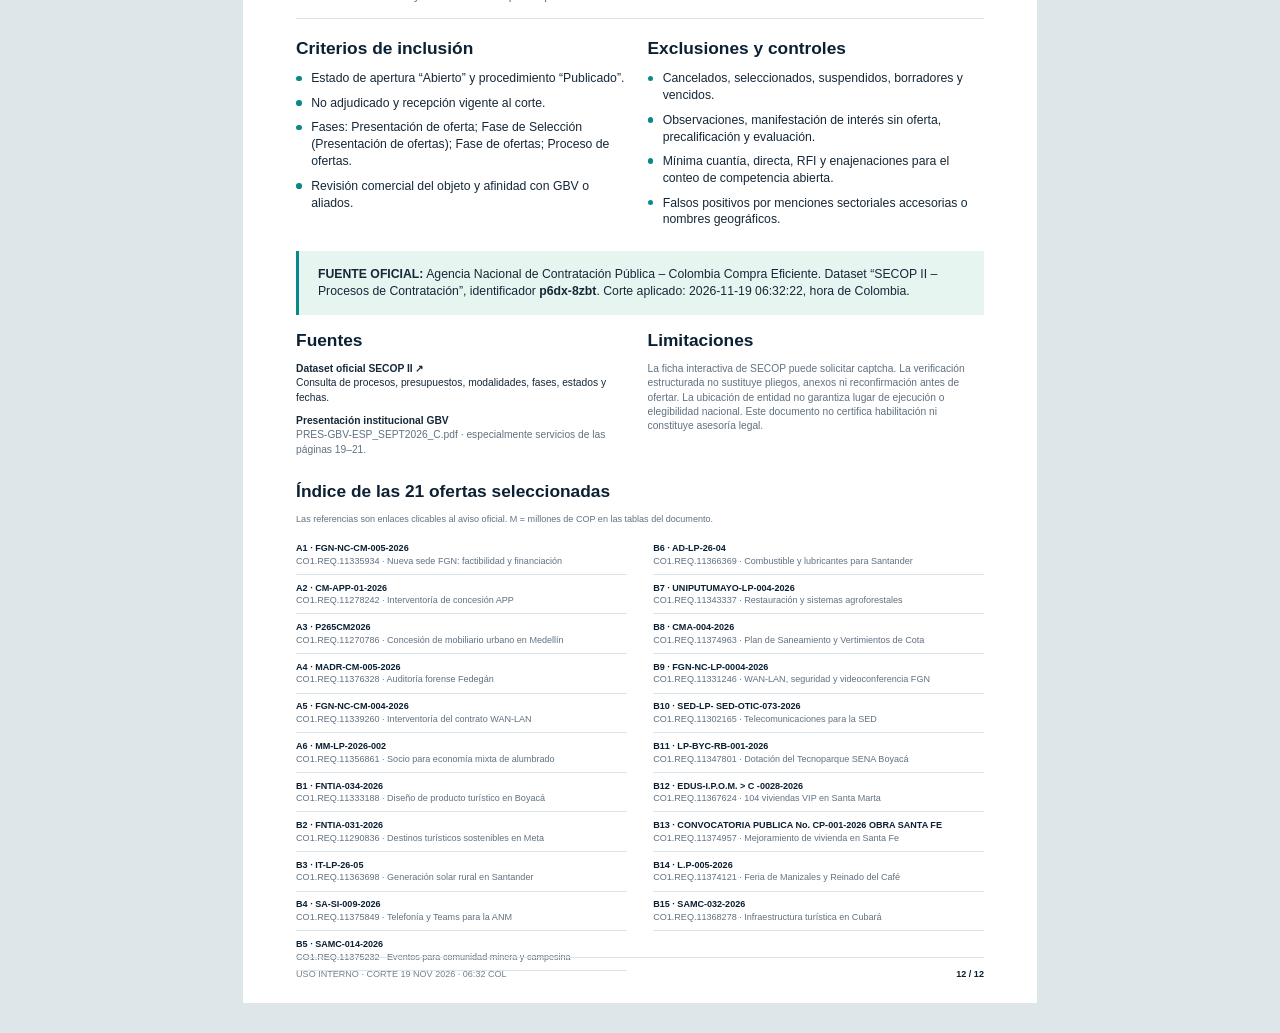
<file: documento.html>
<!doctype html><html lang='es'><head><meta charset='utf-8'><meta name='viewport' content='width=device-width, initial-scale=1'><title>GBV · Radar SECOP II · Laboratorio de Proyectos</title><link rel='stylesheet' href='laboratorio_pdf_styles.css'></head><body><section class='page cover'><div class='orb one'></div><div class='orb two'></div><div class='cover-inner'><div class='brand'>GBV<small>GRUPO BURSÁTIL VENEZOLANO</small></div><div class='eyebrow'>LABORATORIO DE PROYECTOS · RADAR DE CONTRATACIÓN PÚBLICA</div><h1>Oportunidades<br>SECOP II</h1><div class='sub'>Compras abiertas y pipeline de proyectos en Colombia</div><div class='gold-line'></div><div class='cover-metrics'><div class='cover-metric'><strong>21</strong><span>Oportunidades priorizadas</span></div><div class='cover-metric'><strong>8</strong><span>Sectores analizados</span></div><div class='cover-metric'><strong>100%</strong><span>Barrido nacional</span></div></div><div class='sectors'>ENERGÍA · MINERÍA · OIL &amp; GAS · AGROINDUSTRIA<br>GESTIÓN AMBIENTAL · TECNOLOGÍA · REAL ESTATE · TURISMO</div><div class='meta'><div><strong>CORTE DE DATOS</strong><br>19 NOVIEMBRE 2026 · 06:32 HORA COLOMBIA</div><div style='text-align:right'><strong>DOCUMENTO DE TRABAJO</strong><br>USO INTERNO · FUENTES OFICIALES SECOP II</div></div></div></section><section class='page '><header class='page-head'><div><div class='section'>01 · Resumen ejecutivo</div><h1>Decisión de portafolio</h1><div class='subtitle'>Tesis de entrada y criterio de priorización</div></div><div class='brand-mini'>GBV<small>LABORATORIO DE PROYECTOS</small></div></header><main>
<p class='lead'>GBV debe entrar como estructurador, socio de inversión o integrante de consorcios; no como proveedor general de obras, bienes o tecnología.</p>
<div class='grid-4' style='margin:5mm 0'><div class='metric'><strong>1.149</strong><span>Registros vigentes en fases de oferta</span></div><div class='metric'><strong>375</strong><span>Modalidades ordinarias abiertas</span></div><div class='metric'><strong>111</strong><span>Régimen especial con ofertas</span></div><div class='metric'><strong>21</strong><span>Oportunidades comerciales seleccionadas</span></div></div>
<h2>Tres rutas de participación</h2><div class='grid-3'>
<div class='route'><div class='route-num'>RUTA 01</div><h3>Estructurar y consorciar</h3><p>Factibilidad, financiación, APP, auditoría e interventoría financiera. Núcleo: A1–A5. Requiere aliados técnicos y acreditación local.</p><span class='pill'>Mayor afinidad</span></div>
<div class='route'><div class='route-num'>RUTA 02</div><h3>Invertir con un operador</h3><p>Malambo A6 abre una conversación de socio privado y economía mixta. GBV puede estructurar; el operador aporta la capacidad de servicio.</p><span class='pill gold'>Tesis de inversión</span></div>
<div class='route'><div class='route-num'>RUTA 03</div><h3>Movilizar la red</h3><p>Canalizar las compras B1–B15 a EPC, TIC, constructores y operadores. La financiación posterior a adjudicación sería un análisis separado.</p><span class='pill gray'>Aliados / clientes</span></div></div>
<div class='callout'><h3>Lectura del radar</h3><p>Las mejores oportunidades no son necesariamente las de mayor presupuesto. La prioridad combina afinidad, tiempo para estructurar equipo y capacidad real de acreditar experiencia.</p></div>
<div class='grid-2'><div><h2>Dónde concentrar esfuerzo</h2><ul class='bullet-list'><li>A1: factibilidad y esquema de financiación de nueva sede FGN.</li><li>A2 y A3: interventoría y APP con equipos multidisciplinarios.</li><li>A4: auditoría Fedegán con especialista forense.</li><li>A6: Malambo como oportunidad de inversión con operador.</li></ul></div><div><h2>Qué no asumir</h2><ul class='bullet-list'><li>Una fecha futura no implica recepción abierta de ofertas.</li><li>La búsqueda nacional no garantiza elegibilidad de un proponente extranjero.</li><li>El presupuesto de una concesión no equivale a ingreso asegurado.</li><li>La presentación institucional no reemplaza RUP, certificaciones o experiencia.</li></ul></div></div>
</main><footer class='page-foot'><span>USO INTERNO · CORTE 19 NOV 2026 · 06:32 COL</span><span class='num'>02 / 12</span></footer></section><section class='page '><header class='page-head'><div><div class='section'>02 · Agenda inmediata</div><h1>Próximas 72 horas</h1><div class='subtitle'>Cierres críticos y compuertas de decisión</div></div><div class='brand-mini'>GBV<small>LABORATORIO DE PROYECTOS</small></div></header><main><div class='callout amber'><strong>VENTANA CRÍTICA.</strong> Cinco procesos de la selección cierran entre el 20 y el 21 de noviembre. La decisión debe ser rápida: sin aliado, experiencia y documentos disponibles, corresponde descartar.</div><div class='urgent'><div class='date'>20 NOV<br><span class='muted'>08:00</span><small>CIERRE SECOP</small></div><div><h3><a href='https://community.secop.gov.co/Public/Tendering/OpportunityDetail/Index?noticeUID=CO1.NTC.11217722'>B3 · Generación solar rural en Santander</a></h3><div class='action'>Confirmar EPC, experiencia fotovoltaica y capacidad logística en Santander. Cierre a las 08:00.</div></div><div class='budget'>COP 26.221,2 M</div></div><div class='urgent'><div class='date'>20 NOV<br><span class='muted'>08:00</span><small>CIERRE SECOP</small></div><div><h3><a href='https://community.secop.gov.co/Public/Tendering/OpportunityDetail/Index?noticeUID=CO1.NTC.11229195'>B8 · Plan de Saneamiento y Vertimientos de Cota</a></h3><div class='action'>Consultor ambiental con experiencia en PSMV. GBV solo como apoyo de gestión.</div></div><div class='budget'>COP 438,9 M</div></div><div class='urgent'><div class='date'>20 NOV<br><span class='muted'>16:00</span><small>CIERRE SECOP</small></div><div><h3><a href='https://community.secop.gov.co/Public/Tendering/OpportunityDetail/Index?noticeUID=CO1.NTC.11193810'>A1 · Nueva sede FGN: factibilidad y financiación</a></h3><div class='action'>Revisar pliego y armar consorcio para factibilidad y financiación. Máxima afinidad estratégica.</div></div><div class='budget'>COP 8.880,9 M</div></div><div class='urgent'><div class='date'>20 NOV<br><span class='muted'>19:00</span><small>CIERRE SECOP</small></div><div><h3><a href='https://community.secop.gov.co/Public/Tendering/OpportunityDetail/Index?noticeUID=CO1.NTC.11196941'>B7 · Restauración y sistemas agroforestales</a></h3><div class='action'>Operador agroforestal y social con presencia territorial. No perseguir sin equipo ya conformado.</div></div><div class='budget'>COP 24.076,4 M</div></div><div class='urgent'><div class='date'>21 NOV<br><span class='muted'>00:01</span><small>CIERRE SECOP</small></div><div><h3><a href='https://community.secop.gov.co/Public/Tendering/OpportunityDetail/Index?noticeUID=CO1.NTC.11223318'>B6 · Combustible y lubricantes para Santander</a></h3><div class='action'>Distribuidor habilitado de combustibles y lubricantes; cierre a las 00:01 del 21 NOV.</div></div><div class='budget'>COP 3.426,0 M</div></div><h2 style='margin-top:5mm'>Seis compuertas de bid / no-bid</h2><div class='gates'>
<div class='gate'><strong>01 · Documentos</strong>Pliego, anexos, cronograma y última versión descargados.</div><div class='gate'><strong>02 · Elegibilidad</strong>RUP, registro, participación extranjera y modalidad verificados.</div><div class='gate'><strong>03 · Experiencia</strong>Contratos y certificaciones acreditan el objeto y los montos exigidos.</div>
<div class='gate'><strong>04 · Capacidad</strong>Finanzas, garantías, personal y equipos cumplen umbrales.</div><div class='gate'><strong>05 · Equipo</strong>Aliado técnico y aportes del consorcio confirmados por escrito.</div><div class='gate'><strong>06 · Entrega</strong>Oferta, firma, garantías y carga en SECOP viables antes del cierre.</div></div>
<div class='callout teal'><strong>REGLA PROPUESTA:</strong> si una compuerta crítica no tiene evidencia, el proceso pasa a “no-bid” o vigilancia; no se resuelve con optimismo comercial.</div><p class='small muted'>* M = millones de COP. Fechas y horas según el dataset oficial; reconfirmar antes de presentar.</p></main><footer class='page-foot'><span>USO INTERNO · CORTE 19 NOV 2026 · 06:32 COL</span><span class='num'>03 / 12</span></footer></section><section class='page '><header class='page-head'><div><div class='section'>03 · Núcleo GBV</div><h1>Estructuración y APP</h1><div class='subtitle'>Oportunidades A1–A3 · participación con capacidades complementarias</div></div><div class='brand-mini'>GBV<small>LABORATORIO DE PROYECTOS</small></div></header><main><article class='core-card'><div class='top'><div><span class='pill'>A1 · Real estate / ambiente</span><h2>Factibilidad integral y esquema de financiación</h2><div class='entity'>Fiscalía General de la Nación · Bogotá · FGN-NC-CM-005-2026</div></div><div class='money'>COP $8.880.850.986<small>CIERRE · 20 nov 2026 · 16:00</small></div></div><div class='role'>Liderar el componente económico-financiero dentro de un consorcio.</div><p class='desc'>Es la coincidencia más directa con estructuración de proyectos, APP y modelamiento financiero. El alcance también exige ingeniería, arquitectura, urbanismo, predial y ambiente. La recomendación de consorcio debe validarse en el pliego.</p><div class='footer-link'><a href='https://community.secop.gov.co/Public/Tendering/OpportunityDetail/Index?noticeUID=CO1.NTC.11193810'>VER EN SECOP II ↗</a></div></article><article class='core-card'><div class='top'><div><span class='pill'>A2 · Gestión ambiental / APP</span><h2>Interventoría integral de concesión APP</h2><div class='entity'>Aguas de Manizales · Caldas · CM-APP-01-2026</div></div><div class='money'>COP $8.922.431.778<small>CIERRE · 4 dic 2026 · 12:00</small></div></div><div class='role'>Integrar un equipo multidisciplinario; asumir finanzas, riesgos y asesoría jurídica.</div><p class='desc'>Aguas de Manizales requiere seguimiento económico, financiero, jurídico, contable, social, ambiental y operativo. GBV no debería presentarse como interventor técnico integral sin las capacidades complementarias.</p><div class='footer-link'><a href='https://community.secop.gov.co/Public/Tendering/OpportunityDetail/Index?noticeUID=CO1.NTC.11132143'>VER EN SECOP II ↗</a></div></article><article class='core-card'><div class='top'><div><span class='pill'>A3 · APP / movilidad urbana</span><h2>Concesión de mobiliario urbano y transporte</h2><div class='entity'>Agencia APP de Medellín · Antioquia · P265CM2026</div></div><div class='money'>COP $32.715.619.714<small>CIERRE · 27 nov 2026 · 14:00</small></div></div><div class='role'>Aportar experiencia APP, seguimiento financiero y verificación de contraprestación.</div><p class='desc'>La interventoría cubre la concesión de paraderos, acopios de taxis y mobiliario urbano de Medellín. Es transversal a los sectores solicitados, pero destaca por presupuesto y afinidad con asesoría transaccional.</p><div class='footer-link'><a href='https://community.secop.gov.co/Public/Tendering/OpportunityDetail/Index?noticeUID=CO1.NTC.11125198'>VER EN SECOP II ↗</a></div></article><p class='small muted'><strong>Criterio común:</strong> la participación de GBV debe concentrarse en los componentes demostrables de estructuración, finanzas, riesgos y asesoría. La pluralidad de proponentes y los aportes exigidos deben confirmarse en cada pliego.</p></main><footer class='page-foot'><span>USO INTERNO · CORTE 19 NOV 2026 · 06:32 COL</span><span class='num'>04 / 12</span></footer></section><section class='page '><header class='page-head'><div><div class='section'>03 · Núcleo GBV</div><h1>Auditoría, TIC e inversión</h1><div class='subtitle'>Oportunidades A4–A6 · tres modelos distintos de participación</div></div><div class='brand-mini'>GBV<small>LABORATORIO DE PROYECTOS</small></div></header><main><article class='core-card'><div class='top'><div><span class='pill'>A4 · Agroindustria</span><h2>Auditoría forense de Fedegán</h2><div class='entity'>Ministerio de Agricultura · Bogotá · MADR-CM-005-2026</div></div><div class='money'>COP $658.865.400<small>CIERRE · 24 nov 2026 · 10:00</small></div></div><div class='role'>Combinar análisis financiero GBV con un auditor forense colombiano.</div><p class='desc'>El objeto evalúa gestión contractual, financiera, contable, patrimonial y administrativa. La clave no es solo el análisis: hay que acreditar experiencia forense y local conforme a los documentos.</p><div class='footer-link'><a href='https://community.secop.gov.co/Public/Tendering/OpportunityDetail/Index?noticeUID=CO1.NTC.11229798'>VER EN SECOP II ↗</a></div></article><article class='core-card'><div class='top'><div><span class='pill'>A5 · Tecnología</span><h2>Interventoría de telecomunicaciones FGN</h2><div class='entity'>Fiscalía General de la Nación · Bogotá · FGN-NC-CM-004-2026</div></div><div class='money'>COP $35.582.183.211<small>CIERRE · 23 nov 2026 · 16:00</small></div></div><div class='role'>Participar en gestión financiera y contractual con un interventor TIC.</div><p class='desc'>Es la interventoría del gran contrato WAN-LAN, seguridad informática y videoconferencia. El tamaño es atractivo, pero exige experiencia técnica específica en telecomunicaciones.</p><div class='footer-link'><a href='https://community.secop.gov.co/Public/Tendering/OpportunityDetail/Index?noticeUID=CO1.NTC.11210578'>VER EN SECOP II ↗</a></div></article><article class='core-card'><div class='top'><div><span class='pill'>A6 · Energía</span><h2>Socio estratégico para economía mixta de alumbrado</h2><div class='entity'>Alcaldía de Malambo · Atlántico · MM-LP-2026-002</div></div><div class='money'>COP $10.419.986.095<small>CIERRE · 23 nov 2026 · 12:00</small></div></div><div class='role'>Estructurador o inversionista junto con un operador del servicio.</div><p class='desc'>Malambo busca un socio privado para conformar una sociedad de economía mixta. Es la mejor conexión con inversión y estructuración; el pliego definirá experiencia, aportes, gobierno y obligaciones operativas.</p><div class='footer-link'><a href='https://community.secop.gov.co/Public/Tendering/OpportunityDetail/Index?noticeUID=CO1.NTC.11210638'>VER EN SECOP II ↗</a></div></article><div class='callout teal'><strong>SECUENCIA SUGERIDA:</strong> validar experiencia → seleccionar aliado → asignar responsable de oferta → revisar economía y garantías → comité go / no-go.</div></main><footer class='page-foot'><span>USO INTERNO · CORTE 19 NOV 2026 · 06:32 COL</span><span class='num'>05 / 12</span></footer></section><section class='page '><header class='page-head'><div><div class='section'>04 · Portafolio sectorial</div><h1>Energía, minería y oil &amp; gas</h1><div class='subtitle'>Cinco procesos · ejecución especializada y roles claramente separados</div></div><div class='brand-mini'>GBV<small>LABORATORIO DE PROYECTOS</small></div></header><main><table class='data-table '><colgroup><col style='width:27%'><col style='width:30%'><col style='width:14%'><col style='width:11%'><col style='width:18%'></colgroup><thead><tr><th>Proceso / entidad</th><th>Oportunidad</th><th>Presupuesto*</th><th>Cierre 2026</th><th>Líder requerido</th></tr></thead><tbody><tr><td><a class='ref' href='https://community.secop.gov.co/Public/Tendering/OpportunityDetail/Index?noticeUID=CO1.NTC.11210638'>A6 · MM-LP-2026-002</a><span class='entity'>Alcaldía de Malambo · Atlántico</span></td><td>Socio para economía mixta de alumbrado</td><td class='amount'>10.420,0 M</td><td class='deadline'>23 NOV<br><span class='muted'>12:00</span></td><td>Operador + inversor</td></tr><tr><td><a class='ref' href='https://community.secop.gov.co/Public/Tendering/OpportunityDetail/Index?noticeUID=CO1.NTC.11217722'>B3 · IT-LP-26-05</a><span class='entity'>Gobernación de Santander</span></td><td>Generación solar rural en Santander</td><td class='amount'>26.221,2 M</td><td class='deadline'>20 NOV<br><span class='muted'>08:00</span></td><td>EPC solar</td></tr><tr><td><a class='ref' href='https://community.secop.gov.co/Public/Tendering/OpportunityDetail/Index?noticeUID=CO1.NTC.11229276'>B4 · SA-SI-009-2026</a><span class='entity'>Agencia Nacional de Minería · Bogotá</span></td><td>Telefonía y Teams para la ANM</td><td class='amount'>292,4 M</td><td class='deadline'>25 NOV<br><span class='muted'>10:00</span></td><td>Proveedor TIC</td></tr><tr><td><a class='ref' href='https://community.secop.gov.co/Public/Tendering/OpportunityDetail/Index?noticeUID=CO1.NTC.11228763'>B5 · SAMC-014-2026</a><span class='entity'>Alcaldía de Lenguazaque · Cundinamarca</span></td><td>Eventos para comunidad minera y campesina</td><td class='amount'>160,5 M</td><td class='deadline'>23 NOV<br><span class='muted'>10:00</span></td><td>Operador de eventos</td></tr><tr><td><a class='ref' href='https://community.secop.gov.co/Public/Tendering/OpportunityDetail/Index?noticeUID=CO1.NTC.11223318'>B6 · AD-LP-26-04</a><span class='entity'>Gobernación de Santander</span></td><td>Combustible y lubricantes para Santander</td><td class='amount'>3.426,0 M</td><td class='deadline'>21 NOV<br><span class='muted'>00:01</span></td><td>Distribuidor</td></tr></tbody></table><p class='small muted'>* M = millones de COP. Los enlaces de la referencia abren el aviso oficial.</p><div class='insight-grid'>
<div class='insight'><h3>Energía</h3><p>Malambo es la tesis de inversión; Santander requiere un EPC solar. Son modelos distintos y no deben compartir una misma propuesta genérica.</p></div>
<div class='insight'><h3>Minería</h3><p>La oferta abierta es institucional: telefonía para la ANM y logística comunitaria. No se identificó explotación minera abierta de ajuste directo.</p></div>
<div class='insight'><h3>Oil &amp; gas</h3><p>La compra seleccionada es suministro de combustibles. GBV puede originar operadores; no asumir distribución ni riesgo logístico sin capacidad demostrable.</p></div></div>
<div class='callout amber'><strong>LECTURA DE PORTAFOLIO:</strong> no hay hoy una compra upstream o de factoring petrolero abierta que coincida directamente con la presentación. El pipeline ANH se mantiene en vigilancia.</div></main><footer class='page-foot'><span>USO INTERNO · CORTE 19 NOV 2026 · 06:32 COL</span><span class='num'>06 / 12</span></footer></section><section class='page '><header class='page-head'><div><div class='section'>04 · Portafolio sectorial</div><h1>Agroindustria y gestión ambiental</h1><div class='subtitle'>Consultoría especializada frente a ejecución territorial</div></div><div class='brand-mini'>GBV<small>LABORATORIO DE PROYECTOS</small></div></header><main><table class='data-table '><colgroup><col style='width:27%'><col style='width:30%'><col style='width:14%'><col style='width:11%'><col style='width:18%'></colgroup><thead><tr><th>Proceso / entidad</th><th>Oportunidad</th><th>Presupuesto*</th><th>Cierre 2026</th><th>Líder requerido</th></tr></thead><tbody><tr><td><a class='ref' href='https://community.secop.gov.co/Public/Tendering/OpportunityDetail/Index?noticeUID=CO1.NTC.11229798'>A4 · MADR-CM-005-2026</a><span class='entity'>Ministerio de Agricultura · Bogotá</span></td><td>Auditoría forense Fedegán</td><td class='amount'>658,9 M</td><td class='deadline'>24 NOV<br><span class='muted'>10:00</span></td><td>GBV + auditor</td></tr><tr><td><a class='ref' href='https://community.secop.gov.co/Public/Tendering/OpportunityDetail/Index?noticeUID=CO1.NTC.11196941'>B7 · UNIPUTUMAYO-LP-004-2026</a><span class='entity'>Institución Universitaria del Putumayo · Guapi y La Tola</span></td><td>Restauración y sistemas agroforestales</td><td class='amount'>24.076,4 M</td><td class='deadline'>20 NOV<br><span class='muted'>19:00</span></td><td>Operador agroforestal</td></tr><tr><td><a class='ref' href='https://community.secop.gov.co/Public/Tendering/OpportunityDetail/Index?noticeUID=CO1.NTC.11229195'>B8 · CMA-004-2026</a><span class='entity'>Alcaldía de Cota · Cundinamarca</span></td><td>Plan de Saneamiento y Vertimientos de Cota</td><td class='amount'>438,9 M</td><td class='deadline'>20 NOV<br><span class='muted'>08:00</span></td><td>Consultor ambiental</td></tr><tr><td><a class='ref' href='https://community.secop.gov.co/Public/Tendering/OpportunityDetail/Index?noticeUID=CO1.NTC.11132143'>A2 · CM-APP-01-2026</a><span class='entity'>Aguas de Manizales · Caldas</span></td><td>Interventoría de concesión APP</td><td class='amount'>8.922,4 M</td><td class='deadline'>04 DIC<br><span class='muted'>12:00</span></td><td>Consorcio APP</td></tr></tbody></table><p class='small muted'>* M = millones de COP. A2 se repite aquí por su relevancia ambiental; su ficha principal está en la página 4.</p><div class='insight-grid'>
<div class='insight'><h3>Agroindustria</h3><p>Fedegán es el encaje profesional-financiero. La restauración agroforestal requiere un operador territorial con capacidad social y ambiental.</p></div>
<div class='insight'><h3>Gestión ambiental</h3><p>APP e interventoría son más afines a GBV que la ejecución de restauración o actualización técnica de vertimientos.</p></div>
<div class='insight'><h3>Criterio de aliado</h3><p>Validar experiencia en territorio, contratos comparables y equipo profesional antes de comprometer una propuesta.</p></div></div>
<div class='callout teal'><strong>OPORTUNIDAD ADICIONAL EN EL RADAR:</strong> A1 combina real estate, riesgos y componente ambiental dentro de una estructuración integral; es la prioridad financiera de esta página temática.</div></main><footer class='page-foot'><span>USO INTERNO · CORTE 19 NOV 2026 · 06:32 COL</span><span class='num'>07 / 12</span></footer></section><section class='page '><header class='page-head'><div><div class='section'>04 · Portafolio sectorial</div><h1>Tecnología y real estate</h1><div class='subtitle'>Seis procesos · operadores, integradores y constructores</div></div><div class='brand-mini'>GBV<small>LABORATORIO DE PROYECTOS</small></div></header><main><table class='data-table compact'><colgroup><col style='width:27%'><col style='width:30%'><col style='width:14%'><col style='width:11%'><col style='width:18%'></colgroup><thead><tr><th>Proceso / entidad</th><th>Oportunidad</th><th>Presupuesto*</th><th>Cierre 2026</th><th>Líder requerido</th></tr></thead><tbody><tr><td><a class='ref' href='https://community.secop.gov.co/Public/Tendering/OpportunityDetail/Index?noticeUID=CO1.NTC.11210578'>A5 · FGN-NC-CM-004-2026</a><span class='entity'>Fiscalía General de la Nación · Bogotá</span></td><td>Interventoría del contrato WAN-LAN</td><td class='amount'>35.582,2 M</td><td class='deadline'>23 NOV<br><span class='muted'>16:00</span></td><td>Consorcio TIC</td></tr><tr><td><a class='ref' href='https://community.secop.gov.co/Public/Tendering/OpportunityDetail/Index?noticeUID=CO1.NTC.11193470'>B9 · FGN-NC-LP-0004-2026</a><span class='entity'>Fiscalía General de la Nación · Bogotá</span></td><td>WAN-LAN, seguridad y videoconferencia FGN</td><td class='amount'>335.214,3 M</td><td class='deadline'>23 NOV<br><span class='muted'>15:00</span></td><td>Operador telecom</td></tr><tr><td><a class='ref' href='https://community.secop.gov.co/Public/Tendering/OpportunityDetail/Index?noticeUID=CO1.NTC.11163946'>B10 · SED-LP- SED-OTIC-073-2026</a><span class='entity'>Secretaría de Educación del Distrito · Bogotá</span></td><td>Telecomunicaciones para la SED</td><td class='amount'>58.344,7 M</td><td class='deadline'>23 NOV<br><span class='muted'>08:00</span></td><td>Operador telecom</td></tr><tr><td><a class='ref' href='https://community.secop.gov.co/Public/Tendering/OpportunityDetail/Index?noticeUID=CO1.NTC.11205835'>B11 · LP-BYC-RB-001-2026</a><span class='entity'>SENA Regional Boyacá · Sogamoso</span></td><td>Dotación del Tecnoparque SENA Boyacá</td><td class='amount'>6.301,6 M</td><td class='deadline'>24 NOV<br><span class='muted'>13:00</span></td><td>Integrador TIC</td></tr><tr><td><a class='ref' href='https://community.secop.gov.co/Public/Tendering/OpportunityDetail/Index?noticeUID=CO1.NTC.11220593'>B12 · EDUS-I.P.O.M. &gt; C -0028-2026</a><span class='entity'>EDUS · Santa Marta</span></td><td>104 viviendas VIP en Santa Marta</td><td class='amount'>14.730,0 M</td><td class='deadline'>30 NOV<br><span class='muted'>16:00</span></td><td>Constructor</td></tr><tr><td><a class='ref' href='https://community.secop.gov.co/Public/Tendering/OpportunityDetail/Index?noticeUID=CO1.NTC.11229328'>B13 · CONVOCATORIA PUBLICA No. CP-001-2026 OBRA SANTA FE</a><span class='entity'>Caja de la Vivienda Popular · Bogotá</span></td><td>Mejoramiento de vivienda en Santa Fe</td><td class='amount'>9.679,4 M</td><td class='deadline'>03 DIC<br><span class='muted'>15:00</span></td><td>Constructor / gestor</td></tr></tbody></table><p class='small muted'>* M = millones de COP. A5 se repite por su conexión con B9: ejecución e interventoría son contratos distintos.</p><div class='insight-grid'>
<div class='insight'><h3>Tecnología</h3><p>Concentra los mayores presupuestos. B9 exige un operador de escala; A5 es la puerta de entrada para consorcio de interventoría.</p></div>
<div class='insight'><h3>Real estate</h3><p>EDUS y Caja de la Vivienda requieren constructores. La oportunidad de estructuración inmobiliaria más afín a GBV es A1.</p></div>
<div class='insight'><h3>Régimen especial</h3><p>EDUS y Caja de la Vivienda tienen reglas particulares. “Con ofertas” no equivale automáticamente a competencia abierta general.</p></div></div>
<div class='callout'><h3>No confundir tamaño con afinidad</h3><p>La compra WAN-LAN de COP 335.214,3 millones es relevante para la red tecnológica, pero no convierte a GBV en operador. El rol correcto protege credibilidad y recursos del Laboratorio.</p></div></main><footer class='page-foot'><span>USO INTERNO · CORTE 19 NOV 2026 · 06:32 COL</span><span class='num'>08 / 12</span></footer></section><section class='page '><header class='page-head'><div><div class='section'>04 · Portafolio sectorial</div><h1>Turismo y arquitectura de participación</h1><div class='subtitle'>Cuatro procesos y matriz de roles para los ocho sectores</div></div><div class='brand-mini'>GBV<small>LABORATORIO DE PROYECTOS</small></div></header><main><table class='data-table compact'><colgroup><col style='width:27%'><col style='width:30%'><col style='width:14%'><col style='width:11%'><col style='width:18%'></colgroup><thead><tr><th>Proceso / entidad</th><th>Oportunidad</th><th>Presupuesto*</th><th>Cierre 2026</th><th>Líder requerido</th></tr></thead><tbody><tr><td><a class='ref' href='https://community.secop.gov.co/Public/Tendering/OpportunityDetail/Index?noticeUID=CO1.NTC.11191917'>B1 · FNTIA-034-2026</a><span class='entity'>FONTUR · ejecución en Boyacá</span></td><td>Diseño de producto turístico en Boyacá</td><td class='amount'>275,0 M</td><td class='deadline'>30 NOV<br><span class='muted'>10:00</span></td><td>Consultor turístico</td></tr><tr><td><a class='ref' href='https://community.secop.gov.co/Public/Tendering/OpportunityDetail/Index?noticeUID=CO1.NTC.11145835'>B2 · FNTIA-031-2026</a><span class='entity'>FONTUR · ejecución en Meta</span></td><td>Destinos turísticos sostenibles en Meta</td><td class='amount'>615,8 M</td><td class='deadline'>25 NOV<br><span class='muted'>10:00</span></td><td>Consultor sostenible</td></tr><tr><td><a class='ref' href='https://community.secop.gov.co/Public/Tendering/OpportunityDetail/Index?noticeUID=CO1.NTC.11227462'>B14 · L.P-005-2026</a><span class='entity'>Instituto de Cultura y Turismo de Manizales</span></td><td>Feria de Manizales y Reinado del Café</td><td class='amount'>749,0 M</td><td class='deadline'>26 NOV<br><span class='muted'>14:00</span></td><td>Operador de eventos</td></tr><tr><td><a class='ref' href='https://community.secop.gov.co/Public/Tendering/OpportunityDetail/Index?noticeUID=CO1.NTC.11221705'>B15 · SAMC-032-2026</a><span class='entity'>Alcaldía de Cubará · Boyacá</span></td><td>Infraestructura turística en Cubará</td><td class='amount'>466,2 M</td><td class='deadline'>23 NOV<br><span class='muted'>17:00</span></td><td>Constructor</td></tr></tbody></table><p class='small muted'>* M = millones de COP.</p><h2 style='margin-top:5mm'>Rol recomendado por sector</h2><div class='role-matrix'>
<div class='role-cell'><strong>Energía</strong><span>Invertir + operador</span></div><div class='role-cell'><strong>Minería</strong><span>Vigilar / red</span></div><div class='role-cell'><strong>Oil &amp; gas</strong><span>Red + finanzas</span></div><div class='role-cell'><strong>Agroindustria</strong><span>Consorcio / red</span></div>
<div class='role-cell'><strong>Ambiente</strong><span>Consorcio APP</span></div><div class='role-cell'><strong>Tecnología</strong><span>Aliado TIC</span></div><div class='role-cell'><strong>Real estate</strong><span>Estructurar + constructor</span></div><div class='role-cell'><strong>Turismo</strong><span>Aliado especializado</span></div></div>
<div class='insight-grid'><div class='insight'><h3>Producto turístico</h3><p>B1 permite aportar estrategia y modelo de negocio con un consultor que acredite experiencia FONTUR.</p></div><div class='insight'><h3>Sostenibilidad</h3><p>B2 exige conocimiento de normas para destinos sostenibles; no es una consultoría financiera genérica.</p></div><div class='insight'><h3>Operación e infraestructura</h3><p>B14 y B15 pertenecen a operadores de eventos y constructores. GBV no debe liderar la ejecución.</p></div></div>
<div class='callout teal'><strong>TESIS TRANSVERSAL:</strong> el Laboratorio debe empaquetar “oportunidad + aliado + brecha de habilitación + decisión”, no solamente una lista de avisos.</div></main><footer class='page-foot'><span>USO INTERNO · CORTE 19 NOV 2026 · 06:32 COL</span><span class='num'>09 / 12</span></footer></section><section class='page '><header class='page-head'><div><div class='section'>05 · Pipeline</div><h1>Proyectos en vigilancia</h1><div class='subtitle'>Nueve iniciativas · preparación sin afirmar que ya reciben ofertas</div></div><div class='brand-mini'>GBV<small>LABORATORIO DE PROYECTOS</small></div></header><main><div class='callout amber'><h3>Fecha futura no significa oferta abierta</h3><p>Los nueve proyectos siguientes están en <strong>presentación de observaciones</strong>. Sirven para preparar aliados y revisar documentos, pero no deben incorporarse a una lista de compras actualmente ofertables.</p></div><table class='data-table watch compact'><colgroup><col style='width:39%'><col style='width:27%'><col style='width:15%'><col style='width:19%'></colgroup><thead><tr><th>Proyecto / entidad</th><th>Referencia SECOP</th><th>Presupuesto*</th><th>Recepción futura 2026</th></tr></thead><tbody><tr><td><strong>Oil &amp; gas: estudios offshore ANH</strong><span class='entity'>AGENCIA NACIONAL DE HIDROCARBUROS**</span></td><td><a class='ref' href='https://community.secop.gov.co/Public/Tendering/OpportunityDetail/Index?noticeUID=CO1.NTC.11204264'>ANH-003-LP-2026</a></td><td class='amount'>100.000,0 M</td><td class='deadline'>15 DIC<br><span class='muted'>10:00</span></td></tr><tr><td><strong>Energía: concesión de alumbrado de Soledad</strong><span class='entity'>MUNICIPIO DE SOLEDAD</span></td><td><a class='ref' href='https://community.secop.gov.co/Public/Tendering/OpportunityDetail/Index?noticeUID=CO1.NTC.11167399'>SG-LP-2026-C006</a></td><td class='amount'>44.263,4 M</td><td class='deadline'>03 DIC<br><span class='muted'>10:00</span></td></tr><tr><td><strong>Oil &amp; gas: combustible Jet A-1 para Ejército</strong><span class='entity'>CENAC AVIACION</span></td><td><a class='ref' href='https://community.secop.gov.co/Public/Tendering/OpportunityDetail/Index?noticeUID=CO1.NTC.11222980'>SASI-229-CENACAVIACION-2026</a></td><td class='amount'>36.600,5 M</td><td class='deadline'>01 DIC<br><span class='muted'>09:00</span></td></tr><tr><td><strong>Agroindustria: fortalecimiento agrícola en Norte de Santander</strong><span class='entity'>Gobernación Norte de Santander*</span></td><td><a class='ref' href='https://community.secop.gov.co/Public/Tendering/OpportunityDetail/Index?noticeUID=CO1.NTC.11222821'>LP-SADR-05260-2026</a></td><td class='amount'>23.984,6 M</td><td class='deadline'>09 DIC<br><span class='muted'>09:00</span></td></tr><tr><td><strong>Real estate: infraestructura ESAP a nivel nacional</strong><span class='entity'>ESAP SEDE CENTRAL (Cuenta Oficial)</span></td><td><a class='ref' href='https://community.secop.gov.co/Public/Tendering/OpportunityDetail/Index?noticeUID=CO1.NTC.11204324'>ESAP-LP-002-2026</a></td><td class='amount'>23.986,1 M</td><td class='deadline'>04 DIC<br><span class='muted'>09:00</span></td></tr><tr><td><strong>Ambiente: restauración y biodiversidad en Córdoba</strong><span class='entity'>DEPARTAMENTO DE CORDOBA</span></td><td><a class='ref' href='https://community.secop.gov.co/Public/Tendering/OpportunityDetail/Index?noticeUID=CO1.NTC.11137893'>SCO-LP-002-2026</a></td><td class='amount'>23.207,6 M</td><td class='deadline'>27 NOV<br><span class='muted'>09:00</span></td></tr><tr><td><strong>Ambiente / tecnología: monitoreo hidrometeorológico CAR</strong><span class='entity'>CORPORACION AUTONOMA REGIONAL DE CUNDINAMARCA - CAR.</span></td><td><a class='ref' href='https://community.secop.gov.co/Public/Tendering/OpportunityDetail/Index?noticeUID=CO1.NTC.11203835'>CAR-LP-012-2026</a></td><td class='amount'>21.533,6 M</td><td class='deadline'>10 DIC<br><span class='muted'>09:00</span></td></tr><tr><td><strong>Turismo / ambiente: ordenamiento ecoturístico Cormacarena</strong><span class='entity'>CORMACARENA</span></td><td><a class='ref' href='https://community.secop.gov.co/Public/Tendering/OpportunityDetail/Index?noticeUID=CO1.NTC.11217247'>CMA-007-2026</a></td><td class='amount'>680,0 M</td><td class='deadline'>25 NOV<br><span class='muted'>08:00</span></td></tr><tr><td><strong>Minería: equipos de emergencia y salvamento minero ANM</strong><span class='entity'>ANM</span></td><td><a class='ref' href='https://community.secop.gov.co/Public/Tendering/OpportunityDetail/Index?noticeUID=CO1.NTC.11227747'>SA-SI-011-2026.</a></td><td class='amount'>254,4 M</td><td class='deadline'>01 DIC<br><span class='muted'>10:00</span></td></tr></tbody></table><p class='small muted'>* M = millones de COP. La fecha mostrada es la programación futura de recepción reportada; la fase actual sigue siendo observaciones.</p><div class='grid-3' style='margin-top:4mm'><div class='metric'><strong>100.000 M</strong><span>ANH · estudios offshore</span></div><div class='metric'><strong>44.263,4 M</strong><span>Soledad · concesión de alumbrado</span></div><div class='metric'><strong>23.986,1 M</strong><span>ESAP · infraestructura nacional</span></div></div><div class='callout teal'><strong>ACCIÓN:</strong> asignar vigilancia de cambio de fase y preparación documental. No prometer fechas de participación hasta que SECOP confirme apertura efectiva.</div></main><footer class='page-foot'><span>USO INTERNO · CORTE 19 NOV 2026 · 06:32 COL</span><span class='num'>10 / 12</span></footer></section><section class='page '><header class='page-head'><div><div class='section'>06 · Implementación</div><h1>Modelo operativo del Laboratorio</h1><div class='subtitle'>De la vigilancia a una decisión disciplinada de participación</div></div><div class='brand-mini'>GBV<small>LABORATORIO DE PROYECTOS</small></div></header><main><p class='lead'>Convertir el radar en un sistema repetible de originación, calificación y estructuración.</p>
<div class='step'><div class='n'>1</div><div><h3>Radar y depuración</h3><p>Actualizar datos; excluir vencidos, cancelados, adjudicados, observaciones y modalidades no abiertas. Mantener fecha y hora de corte.</p></div></div>
<div class='step'><div class='n'>2</div><div><h3>Calificación bid / no-bid</h3><p>Revisar pliego, elegibilidad, experiencia, capacidad financiera, garantías, aliados y viabilidad real de carga.</p></div></div>
<div class='step'><div class='n'>3</div><div><h3>Diseño del equipo</h3><p>Definir líder, aportes de cada integrante, experiencia, responsabilidad técnica y estructura de consorcio cuando esté permitida.</p></div></div>
<div class='step'><div class='n'>4</div><div><h3>Estructuración y entrega</h3><p>Asignar responsable único, control de versiones, revisión jurídica y financiera, aprobación interna y carga anticipada.</p></div></div>
<div class='step'><div class='n'>5</div><div><h3>Posadjudicación</h3><p>Evaluar financiación, factoring o crédito como transacciones separadas: pagos, cesión, garantías, riesgo y normativa colombiana.</p></div></div>
<div class='grid-2' style='margin-top:5mm'><div><h2>Roles mínimos</h2><ul class='bullet-list'><li><strong>Coordinación:</strong> pipeline, agenda y comité.</li><li><strong>Legal / habilitación:</strong> RUP, pliego, consorcio y garantías.</li><li><strong>Aliado técnico:</strong> experiencia, personal y metodología.</li><li><strong>Finanzas:</strong> modelo, presupuesto y capacidad.</li><li><strong>Gestión documental:</strong> evidencias, firma y carga.</li></ul></div><div><h2>Productos para el próximo comité</h2><ul class='bullet-list'><li>Lista corta con responsable y decisión go / no-go.</li><li>Mapa de aliados por proceso y brechas de experiencia.</li><li>Cronograma de cierre y plan de carga.</li><li>Semáforo de riesgos y documentos faltantes.</li><li>Pipeline separado de observaciones y posadjudicación.</li></ul></div></div>
<div class='callout'><h3>Entregable mínimo por oportunidad</h3><p>Una ficha de una página: objeto · presupuesto · cierre · rol GBV · aliado · experiencia exigida · garantías · brechas · responsable · decisión.</p></div></main><footer class='page-foot'><span>USO INTERNO · CORTE 19 NOV 2026 · 06:32 COL</span><span class='num'>11 / 12</span></footer></section><section class='page '><header class='page-head'><div><div class='section'>07 · Trazabilidad</div><h1>Metodología, fuentes e índice</h1><div class='subtitle'>Criterios de selección y referencias completas para verificación</div></div><div class='brand-mini'>GBV<small>LABORATORIO DE PROYECTOS</small></div></header><main><div class='grid-2'><div><h2>Criterios de inclusión</h2><ul class='bullet-list'><li>Estado de apertura “Abierto” y procedimiento “Publicado”.</li><li>No adjudicado y recepción vigente al corte.</li><li>Fases: Presentación de oferta; Fase de Selección (Presentación de ofertas); Fase de ofertas; Proceso de ofertas.</li><li>Revisión comercial del objeto y afinidad con GBV o aliados.</li></ul></div><div><h2>Exclusiones y controles</h2><ul class='bullet-list'><li>Cancelados, seleccionados, suspendidos, borradores y vencidos.</li><li>Observaciones, manifestación de interés sin oferta, precalificación y evaluación.</li><li>Mínima cuantía, directa, RFI y enajenaciones para el conteo de competencia abierta.</li><li>Falsos positivos por menciones sectoriales accesorias o nombres geográficos.</li></ul></div></div>
<div class='callout teal'><strong>FUENTE OFICIAL:</strong> Agencia Nacional de Contratación Pública – Colombia Compra Eficiente. Dataset “SECOP II – Procesos de Contratación”, identificador <strong>p6dx-8zbt</strong>. Corte aplicado: 2026-11-19 06:32:22, hora de Colombia.</div>
<div class='grid-2'><div><h2>Fuentes</h2><p class='small'><a href='https://www.datos.gov.co/Gastos-Gubernamentales/SECOP-II-Procesos-de-Contrataci-n/p6dx-8zbt/about_data'><strong>Dataset oficial SECOP II ↗</strong></a><br>Consulta de procesos, presupuestos, modalidades, fases, estados y fechas.</p><p class='small'><strong>Presentación institucional GBV</strong><br><span class='muted'>PRES-GBV-ESP_SEPT2026_C.pdf · especialmente servicios de las páginas 19–21.</span></p></div><div><h2>Limitaciones</h2><p class='small muted'>La ficha interactiva de SECOP puede solicitar captcha. La verificación estructurada no sustituye pliegos, anexos ni reconfirmación antes de ofertar. La ubicación de entidad no garantiza lugar de ejecución o elegibilidad nacional. Este documento no certifica habilitación ni constituye asesoría legal.</p></div></div>
<h2 style='margin-top:4mm'>Índice de las 21 ofertas seleccionadas</h2><p class='tiny muted'>Las referencias son enlaces clicables al aviso oficial. M = millones de COP en las tablas del documento.</p><div class='index-cols'><div class='index-item'><strong>A1 · <a href='https://community.secop.gov.co/Public/Tendering/OpportunityDetail/Index?noticeUID=CO1.NTC.11193810'>FGN-NC-CM-005-2026</a></strong><br><span class='muted'>CO1.REQ.11335934 · Nueva sede FGN: factibilidad y financiación</span></div><div class='index-item'><strong>A2 · <a href='https://community.secop.gov.co/Public/Tendering/OpportunityDetail/Index?noticeUID=CO1.NTC.11132143'>CM-APP-01-2026</a></strong><br><span class='muted'>CO1.REQ.11278242 · Interventoría de concesión APP</span></div><div class='index-item'><strong>A3 · <a href='https://community.secop.gov.co/Public/Tendering/OpportunityDetail/Index?noticeUID=CO1.NTC.11125198'>P265CM2026</a></strong><br><span class='muted'>CO1.REQ.11270786 · Concesión de mobiliario urbano en Medellín</span></div><div class='index-item'><strong>A4 · <a href='https://community.secop.gov.co/Public/Tendering/OpportunityDetail/Index?noticeUID=CO1.NTC.11229798'>MADR-CM-005-2026</a></strong><br><span class='muted'>CO1.REQ.11376328 · Auditoría forense Fedegán</span></div><div class='index-item'><strong>A5 · <a href='https://community.secop.gov.co/Public/Tendering/OpportunityDetail/Index?noticeUID=CO1.NTC.11210578'>FGN-NC-CM-004-2026</a></strong><br><span class='muted'>CO1.REQ.11339260 · Interventoría del contrato WAN-LAN</span></div><div class='index-item'><strong>A6 · <a href='https://community.secop.gov.co/Public/Tendering/OpportunityDetail/Index?noticeUID=CO1.NTC.11210638'>MM-LP-2026-002</a></strong><br><span class='muted'>CO1.REQ.11356861 · Socio para economía mixta de alumbrado</span></div><div class='index-item'><strong>B1 · <a href='https://community.secop.gov.co/Public/Tendering/OpportunityDetail/Index?noticeUID=CO1.NTC.11191917'>FNTIA-034-2026</a></strong><br><span class='muted'>CO1.REQ.11333188 · Diseño de producto turístico en Boyacá</span></div><div class='index-item'><strong>B2 · <a href='https://community.secop.gov.co/Public/Tendering/OpportunityDetail/Index?noticeUID=CO1.NTC.11145835'>FNTIA-031-2026</a></strong><br><span class='muted'>CO1.REQ.11290836 · Destinos turísticos sostenibles en Meta</span></div><div class='index-item'><strong>B3 · <a href='https://community.secop.gov.co/Public/Tendering/OpportunityDetail/Index?noticeUID=CO1.NTC.11217722'>IT-LP-26-05</a></strong><br><span class='muted'>CO1.REQ.11363698 · Generación solar rural en Santander</span></div><div class='index-item'><strong>B4 · <a href='https://community.secop.gov.co/Public/Tendering/OpportunityDetail/Index?noticeUID=CO1.NTC.11229276'>SA-SI-009-2026</a></strong><br><span class='muted'>CO1.REQ.11375849 · Telefonía y Teams para la ANM</span></div><div class='index-item'><strong>B5 · <a href='https://community.secop.gov.co/Public/Tendering/OpportunityDetail/Index?noticeUID=CO1.NTC.11228763'>SAMC-014-2026</a></strong><br><span class='muted'>CO1.REQ.11375232 · Eventos para comunidad minera y campesina</span></div><div class='index-item'><strong>B6 · <a href='https://community.secop.gov.co/Public/Tendering/OpportunityDetail/Index?noticeUID=CO1.NTC.11223318'>AD-LP-26-04</a></strong><br><span class='muted'>CO1.REQ.11366369 · Combustible y lubricantes para Santander</span></div><div class='index-item'><strong>B7 · <a href='https://community.secop.gov.co/Public/Tendering/OpportunityDetail/Index?noticeUID=CO1.NTC.11196941'>UNIPUTUMAYO-LP-004-2026</a></strong><br><span class='muted'>CO1.REQ.11343337 · Restauración y sistemas agroforestales</span></div><div class='index-item'><strong>B8 · <a href='https://community.secop.gov.co/Public/Tendering/OpportunityDetail/Index?noticeUID=CO1.NTC.11229195'>CMA-004-2026</a></strong><br><span class='muted'>CO1.REQ.11374963 · Plan de Saneamiento y Vertimientos de Cota</span></div><div class='index-item'><strong>B9 · <a href='https://community.secop.gov.co/Public/Tendering/OpportunityDetail/Index?noticeUID=CO1.NTC.11193470'>FGN-NC-LP-0004-2026</a></strong><br><span class='muted'>CO1.REQ.11331246 · WAN-LAN, seguridad y videoconferencia FGN</span></div><div class='index-item'><strong>B10 · <a href='https://community.secop.gov.co/Public/Tendering/OpportunityDetail/Index?noticeUID=CO1.NTC.11163946'>SED-LP- SED-OTIC-073-2026</a></strong><br><span class='muted'>CO1.REQ.11302165 · Telecomunicaciones para la SED</span></div><div class='index-item'><strong>B11 · <a href='https://community.secop.gov.co/Public/Tendering/OpportunityDetail/Index?noticeUID=CO1.NTC.11205835'>LP-BYC-RB-001-2026</a></strong><br><span class='muted'>CO1.REQ.11347801 · Dotación del Tecnoparque SENA Boyacá</span></div><div class='index-item'><strong>B12 · <a href='https://community.secop.gov.co/Public/Tendering/OpportunityDetail/Index?noticeUID=CO1.NTC.11220593'>EDUS-I.P.O.M. &gt; C -0028-2026</a></strong><br><span class='muted'>CO1.REQ.11367624 · 104 viviendas VIP en Santa Marta</span></div><div class='index-item'><strong>B13 · <a href='https://community.secop.gov.co/Public/Tendering/OpportunityDetail/Index?noticeUID=CO1.NTC.11229328'>CONVOCATORIA PUBLICA No. CP-001-2026 OBRA SANTA FE</a></strong><br><span class='muted'>CO1.REQ.11374957 · Mejoramiento de vivienda en Santa Fe</span></div><div class='index-item'><strong>B14 · <a href='https://community.secop.gov.co/Public/Tendering/OpportunityDetail/Index?noticeUID=CO1.NTC.11227462'>L.P-005-2026</a></strong><br><span class='muted'>CO1.REQ.11374121 · Feria de Manizales y Reinado del Café</span></div><div class='index-item'><strong>B15 · <a href='https://community.secop.gov.co/Public/Tendering/OpportunityDetail/Index?noticeUID=CO1.NTC.11221705'>SAMC-032-2026</a></strong><br><span class='muted'>CO1.REQ.11368278 · Infraestructura turística en Cubará</span></div></div></main><footer class='page-foot'><span>USO INTERNO · CORTE 19 NOV 2026 · 06:32 COL</span><span class='num'>12 / 12</span></footer></section></body></html>
</file>
<file: web_styles.css>
:root {
  color-scheme: light; --navy:#0b2033; --navy2:#123d56; --teal:#0b8988; --teal2:#18a39c;
  --gold:#d3a34a; --bg:#f4f7f8; --surface:#fff; --surface2:#edf3f5; --text:#172a3a;
  --muted:#607180; --line:#dce5e9; --shadow:0 10px 30px #102b3a0d; --amber:#9b5e0d;
}
html[data-theme="dark"] { color-scheme:dark; --bg:#0e1820; --surface:#14232e; --surface2:#1a2e3b; --text:#e7eef2; --muted:#a4b4be; --line:#2b414f; --shadow:0 10px 30px #00000025; }
* { box-sizing:border-box; }
html { scroll-behavior:smooth; scroll-padding-top:90px; }
body { margin:0; background:var(--bg); color:var(--text); font-family:"Segoe UI",Arial,sans-serif; line-height:1.55; }
a { color:inherit; text-decoration:none; } button,input,select { font:inherit; } button { cursor:pointer; }
.container { width:min(1180px,calc(100% - 40px)); margin:0 auto; }
.skip-link { position:fixed; top:-60px; left:20px; z-index:100; background:#fff; color:#000; padding:10px 16px; }
.skip-link:focus { top:12px; }
.site-header { position:sticky; top:0; z-index:50; background:color-mix(in srgb,var(--surface) 92%,transparent); border-bottom:1px solid var(--line); backdrop-filter:blur(14px); }
.header-inner { width:min(1240px,calc(100% - 32px)); height:74px; margin:auto; display:flex; align-items:center; gap:30px; }
.brand { display:flex; align-items:center; gap:12px; margin-right:auto; }
.brand strong { font-size:24px; letter-spacing:2px; color:var(--navy); } html[data-theme="dark"] .brand strong { color:#fff; }
.brand span { border-left:1px solid var(--line); padding-left:12px; font-size:11px; text-transform:uppercase; letter-spacing:1px; color:var(--muted); }
.main-nav { display:flex; gap:25px; font-size:13px; font-weight:600; } .main-nav a:hover { color:var(--teal); }
.header-actions { display:flex; align-items:center; gap:10px; }
.icon-button,.text-button { border:0; background:transparent; color:var(--muted); padding:8px; font-size:12px; font-weight:700; }
.icon-button:hover,.text-button:hover { color:var(--teal); }
.button { display:inline-flex; align-items:center; justify-content:center; gap:8px; min-height:43px; padding:10px 18px; border:1px solid transparent; border-radius:4px; font-size:12px; font-weight:750; letter-spacing:.2px; transition:.2s ease; }
.button:hover { transform:translateY(-1px); } .button-small { min-height:36px; padding:7px 13px; }
.button-primary { background:var(--teal); color:#fff; } .button-primary:hover { background:#077472; }
.button-outline { border-color:var(--line); color:var(--text); background:var(--surface); }
.button-ghost { border-color:#6c8695; color:#fff; background:#ffffff08; }
.hero { position:relative; overflow:hidden; min-height:620px; display:flex; align-items:center; color:#fff; background:radial-gradient(circle at 85% 20%,#176072 0,#0b2638 36%,#071725 78%); }
.hero-content { position:relative; z-index:2; padding:75px 0 70px; }
.eyebrow { margin:0 0 14px; color:var(--teal); font-size:11px; font-weight:800; letter-spacing:2px; text-transform:uppercase; }
.hero .eyebrow { color:#7bd4ca; } .hero h1 { margin:0; font-size:clamp(56px,7.2vw,90px); line-height:.98; letter-spacing:-4px; }
.hero h1 span { color:#d8e6eb; } .hero-lead { max-width:680px; margin:28px 0; color:#cfdee5; font-size:20px; line-height:1.45; }
.hero-actions { display:flex; gap:12px; flex-wrap:wrap; }
.hero-metrics { display:grid; grid-template-columns:repeat(4,150px); gap:14px; margin-top:55px; }
.hero-metrics div { padding:17px 19px; border:1px solid #456373; background:#102d40a6; }
.hero-metrics strong { display:block; font-size:28px; line-height:1; } .hero-metrics span { display:block; margin-top:9px; color:#b8cad3; font-size:9px; text-transform:uppercase; letter-spacing:.8px; }
.hero-orb { position:absolute; border:1px solid #5d9aa344; border-radius:50%; } .orb-one { width:540px; height:540px; right:-100px; top:35px; } .orb-two { width:360px; height:360px; right:-20px; top:125px; }
.data-notice { background:var(--surface); border-bottom:1px solid var(--line); color:var(--muted); font-size:12px; }
.data-notice .container { padding-top:14px; padding-bottom:14px; } .status-dot { display:inline-block; width:8px; height:8px; margin-right:9px; border-radius:50%; background:var(--teal2); box-shadow:0 0 0 4px #18a39c20; }
.notice-separator { margin:0 10px; color:var(--line); } code { color:var(--teal); }
.section { padding:85px 0; } .section-radar { background:var(--surface2); }
.section-heading { display:flex; align-items:end; justify-content:space-between; gap:50px; margin-bottom:35px; }
.section-heading h2 { margin:0; color:var(--text); font-size:36px; line-height:1.15; letter-spacing:-1px; }
.section-heading > p { max-width:500px; margin:0; color:var(--muted); }
.strategy-grid,.method-grid { display:grid; grid-template-columns:repeat(3,1fr); gap:20px; }
.strategy-card { position:relative; min-height:250px; padding:30px; background:var(--surface); border:1px solid var(--line); box-shadow:var(--shadow); }
.strategy-card.featured { border-top:3px solid var(--gold); } .card-number { color:var(--gold); font-size:12px; font-weight:800; letter-spacing:1px; }
.strategy-card h3,.method-grid h3 { margin:18px 0 10px; font-size:20px; } .strategy-card p,.method-grid p { color:var(--muted); font-size:14px; }
.text-link { position:absolute; bottom:25px; left:30px; padding:0; border:0; background:none; color:var(--teal); font-weight:750; }
.warning-banner { margin-top:25px; padding:18px 22px; border-left:3px solid var(--gold); background:#fff5e5; color:#674613; font-size:13px; } html[data-theme="dark"] .warning-banner { background:#382d1c; color:#efd5aa; }
.filters { display:grid; grid-template-columns:2fr 1.15fr 1.25fr 1.1fr auto; gap:12px; align-items:end; padding:20px; background:var(--surface); border:1px solid var(--line); box-shadow:var(--shadow); }
.field label { display:block; margin-bottom:7px; color:var(--muted); font-size:10px; font-weight:800; text-transform:uppercase; letter-spacing:.7px; }
.field input,.field select { width:100%; height:43px; padding:0 12px; border:1px solid var(--line); border-radius:3px; outline:none; background:var(--bg); color:var(--text); font-size:13px; }
.field input:focus,.field select:focus { border-color:var(--teal); box-shadow:0 0 0 3px #0b898820; }
.button-reset { height:43px; background:var(--surface2); color:var(--muted); border-color:var(--line); }
.results-toolbar { display:flex; justify-content:space-between; align-items:center; gap:20px; padding:20px 2px 14px; }
.results-toolbar p { margin:0; color:var(--muted); font-size:13px; font-weight:650; } .results-toolbar > div { display:flex; gap:10px; }
.opportunity-list { display:grid; gap:14px; }
.opportunity-card { position:relative; overflow:hidden; background:var(--surface); border:1px solid var(--line); border-left:4px solid var(--teal); box-shadow:var(--shadow); }
.opportunity-card.ally { border-left-color:#567c94; } .opportunity-card.watch { border-left-color:var(--gold); }
.card-header { display:grid; grid-template-columns:1fr auto; gap:25px; padding:23px 25px 15px; }
.badges { display:flex; gap:7px; flex-wrap:wrap; margin-bottom:11px; }
.badge { display:inline-flex; align-items:center; min-height:23px; padding:3px 9px; border-radius:20px; background:#e4f4f0; color:#086e6b; font-size:9px; font-weight:850; text-transform:uppercase; letter-spacing:.5px; }
html[data-theme="dark"] .badge { background:#173e40; color:#8ee2d8; } .badge-ally { background:#eaf0f4; color:#44657a; } .badge-watch { background:#fff0d7; color:#8c590e; }
html[data-theme="dark"] .badge-ally { background:#243947; color:#b7ccda; } html[data-theme="dark"] .badge-watch { background:#45361d; color:#f0ca82; }
.card-title h3 { margin:0 0 6px; font-size:20px; line-height:1.25; } .card-title h3 a:hover { color:var(--teal); }
.reference { color:var(--muted); font-size:12px; font-weight:700; } .entity { margin:8px 0 0; color:var(--muted); font-size:13px; }
.card-budget { text-align:right; white-space:nowrap; } .card-budget strong { display:block; color:var(--text); font-size:20px; }
.card-budget span { display:block; margin-top:5px; color:var(--muted); font-size:9px; text-transform:uppercase; letter-spacing:.7px; }
.card-info { display:flex; justify-content:space-between; gap:20px; padding:0 25px 17px; }
.sector-tags { display:flex; flex-wrap:wrap; gap:6px; } .sector-tag { color:var(--muted); font-size:11px; } .sector-tag + .sector-tag:before { content:"·"; margin-right:6px; color:var(--teal); }
.deadline { text-align:right; font-size:12px; } .deadline strong { display:block; color:var(--text); } .deadline span { color:var(--muted); }
.card-details { margin:0 25px; border-top:1px solid var(--line); }
.card-details summary { padding:13px 0; color:var(--teal); font-size:12px; font-weight:800; cursor:pointer; }
.details-content { padding:3px 0 19px; } .details-grid { display:grid; grid-template-columns:repeat(2,1fr); gap:15px 25px; margin-bottom:17px; }
.detail-item span { display:block; color:var(--muted); font-size:9px; font-weight:800; text-transform:uppercase; letter-spacing:.6px; }
.detail-item strong { display:block; margin-top:4px; font-size:12px; font-weight:650; overflow-wrap:anywhere; }
.analysis { margin:0; padding:14px 16px; background:var(--bg); color:var(--muted); font-size:13px; }
.object-text { margin:13px 0 0; color:var(--muted); font-size:11px; max-height:110px; overflow:auto; }
.card-footer { display:flex; justify-content:space-between; align-items:center; gap:20px; padding:15px 25px; background:var(--bg); border-top:1px solid var(--line); }
.card-footer .role { color:var(--muted); font-size:12px; } .card-footer .role strong { color:var(--text); }
.card-footer .button { min-height:36px; padding:7px 14px; }
.empty-state { padding:60px 20px; text-align:center; background:var(--surface); border:1px solid var(--line); }
.empty-state h3 { font-size:24px; margin-bottom:5px; } .empty-state p { color:var(--muted); margin-bottom:25px; }
.method-grid article { padding:25px; background:var(--surface); border-top:2px solid var(--teal); }
.method-grid article > span { color:var(--gold); font-size:12px; font-weight:850; }
.source-box { display:flex; justify-content:space-between; align-items:center; gap:25px; margin-top:25px; padding:25px; border:1px solid var(--line); background:var(--surface); }
.source-box h3,.source-box p { margin:0; } .source-box p { margin-top:6px; color:var(--muted); font-size:13px; }
.site-footer { padding:35px 0; background:var(--navy); color:#d5e2e8; }
.site-footer .container { display:flex; justify-content:space-between; gap:30px; } .site-footer p { margin:6px 0 0; color:#9eb4bf; font-size:12px; }
.site-footer .container > div:last-child { display:flex; gap:22px; align-items:center; font-size:12px; } .site-footer a:hover { color:#7bd4ca; }
:focus-visible { outline:3px solid var(--gold); outline-offset:3px; }
[hidden] { display:none !important; }
@media (max-width:1000px) {
  .main-nav { display:none; } .filters { grid-template-columns:2fr 1fr 1fr; } .field-search { grid-column:1/-1; }
  .button-reset { grid-column:3; } .hero-metrics { grid-template-columns:repeat(2,180px); }
}
@media (max-width:720px) {
  .container { width:min(100% - 26px,1180px); } .header-inner { height:66px; gap:10px; }
  .brand span,.header-actions .icon-button { display:none; } .header-actions .button { font-size:10px; padding:6px 9px; }
  .hero { min-height:590px; } .hero-content { padding:60px 0; } .hero h1 { font-size:54px; letter-spacing:-2px; }
  .hero-lead { font-size:17px; } .hero-metrics { grid-template-columns:repeat(2,1fr); gap:9px; margin-top:40px; }
  .hero-metrics div { padding:14px; } .notice-separator { display:none; } .data-notice .container { line-height:1.8; }
  .section { padding:55px 0; } .section-heading { display:block; margin-bottom:25px; } .section-heading h2 { font-size:30px; }
  .section-heading > p { margin-top:15px; } .strategy-grid,.method-grid { grid-template-columns:1fr; }
  .strategy-card { min-height:235px; } .filters { grid-template-columns:1fr; padding:16px; } .field-search,.button-reset { grid-column:auto; }
  .results-toolbar { align-items:flex-start; } .results-toolbar > div { flex-direction:column; gap:0; text-align:right; }
  .card-header { grid-template-columns:1fr; gap:14px; padding:20px 18px 12px; } .card-budget { text-align:left; }
  .card-info { display:block; padding:0 18px 15px; } .deadline { text-align:left; margin-top:12px; }
  .card-details { margin:0 18px; } .details-grid { grid-template-columns:1fr; }
  .card-footer { align-items:flex-start; flex-direction:column; padding:15px 18px; } .card-footer .button { width:100%; }
  .source-box,.site-footer .container { align-items:flex-start; flex-direction:column; }
  .site-footer .container > div:last-child { flex-wrap:wrap; }
}
@media print {
  .site-header,.hero,.data-notice,#decision,#metodologia,.site-footer,.filters,.results-toolbar,.card-footer .button { display:none !important; }
  body,.section-radar { background:#fff; color:#000; } .section { padding:10px; } .container { width:100%; }
  .section-heading { margin-bottom:15px; } .opportunity-card { break-inside:avoid; box-shadow:none; }
  .card-details { display:block; } .card-details > :not(summary) { display:block; }
}
@media (prefers-reduced-motion:reduce) { html { scroll-behavior:auto; } * { transition:none !important; } }
</file>
<file: laboratorio_pdf_styles.css>
@page { size: A4; margin: 0; }
* { box-sizing: border-box; }
:root {
  --navy: #0b2033; --navy2: #123d56; --teal: #0b8988; --teal2: #16a39d;
  --gold: #d3a34a; --ink: #162838; --muted: #607180; --line: #dce4e8;
  --paper: #ffffff; --wash: #f3f7f8; --mint: #e7f5f1; --amber: #a96512;
}
html, body { margin: 0; padding: 0; background: #dfe6e9; }
body { font-family: "Segoe UI", Arial, sans-serif; color: var(--ink); font-size: 9.2pt; line-height: 1.38; }
.page { width: 210mm; height: 297mm; margin: 0 auto 8mm; background: var(--paper); position: relative; overflow: hidden; padding: 13mm 14mm 16mm; break-after: page; page-break-after: always; }
.page:last-child { break-after: auto; page-break-after: auto; }
.page-head { display: flex; justify-content: space-between; align-items: flex-start; border-bottom: 1px solid var(--line); padding-bottom: 4mm; margin-bottom: 5mm; }
.page-head .section, .eyebrow { color: var(--teal); text-transform: uppercase; letter-spacing: 1.6px; font-weight: 700; font-size: 7.4pt; }
.page-head h1 { font-size: 22pt; line-height: 1.08; margin: 1.5mm 0 0; letter-spacing: -0.5px; color: var(--navy); }
.page-head .subtitle { color: var(--muted); margin-top: 1.7mm; font-size: 9pt; }
.brand-mini { text-align: right; color: var(--navy); font-weight: 800; font-size: 12pt; letter-spacing: 1px; white-space: nowrap; }
.brand-mini small { display: block; color: var(--muted); font-size: 6.5pt; letter-spacing: 0.7px; margin-top: 1mm; font-weight: 600; }
.page-foot { position: absolute; left: 14mm; right: 14mm; bottom: 6mm; border-top: 1px solid var(--line); padding-top: 2.5mm; display: flex; justify-content: space-between; color: #72818c; font-size: 6.8pt; }
.page-foot .num { color: var(--navy); font-weight: 800; }
a { color: inherit; text-decoration: none; }
p { margin: 0 0 2.5mm; }
h2 { color: var(--navy); font-size: 13pt; margin: 0 0 3mm; line-height: 1.2; }
h3 { color: var(--navy); font-size: 10pt; margin: 0 0 1.5mm; }
.lead { font-size: 14pt; line-height: 1.35; color: var(--navy); font-weight: 600; letter-spacing: -0.2px; }
.muted { color: var(--muted); }
.small { font-size: 7.7pt; }
.tiny { font-size: 6.8pt; }
.grid-4 { display: grid; grid-template-columns: repeat(4, 1fr); gap: 3mm; }
.grid-3 { display: grid; grid-template-columns: repeat(3, 1fr); gap: 3.5mm; }
.grid-2 { display: grid; grid-template-columns: repeat(2, 1fr); gap: 4mm; }
.metric { background: var(--wash); border-top: 2px solid var(--teal); padding: 3.5mm; min-height: 25mm; }
.metric strong { display: block; color: var(--navy); font-size: 21pt; line-height: 1; letter-spacing: -0.5px; }
.metric span { display: block; color: var(--muted); margin-top: 2mm; font-size: 7.4pt; line-height: 1.25; }
.callout { background: var(--navy); color: white; padding: 4mm 5mm; border-left: 3px solid var(--gold); margin: 4mm 0; }
.callout h2, .callout h3 { color: white; }
.callout.teal { background: var(--mint); color: var(--ink); border-left-color: var(--teal); }
.callout.teal h2, .callout.teal h3 { color: var(--navy); }
.callout.amber { background: #fff6e8; color: #66420e; border-left-color: var(--gold); }
.route { border: 1px solid var(--line); padding: 4mm; min-height: 47mm; position: relative; }
.route .route-num { color: var(--gold); font-size: 8pt; font-weight: 800; letter-spacing: 1px; }
.route h3 { font-size: 11pt; margin-top: 2mm; }
.route p { color: var(--muted); font-size: 8pt; }
.pill { display: inline-block; border-radius: 20px; padding: 1mm 2.5mm; font-size: 6.7pt; font-weight: 800; letter-spacing: 0.4px; text-transform: uppercase; background: var(--mint); color: #076c6a; }
.pill.gold { background: #fff1d9; color: #86550c; }
.pill.navy { background: var(--navy); color: white; }
.pill.gray { background: #edf1f3; color: #54636e; }
.tagline { height: 1px; background: var(--line); margin: 4mm 0; }
.bullet-list { margin: 0; padding: 0; list-style: none; }
.bullet-list li { position: relative; padding-left: 4mm; margin-bottom: 2mm; }
.bullet-list li:before { content: ""; width: 1.5mm; height: 1.5mm; border-radius: 50%; background: var(--teal); position: absolute; left: 0; top: 1.4mm; }
.data-table { width: 100%; border-collapse: collapse; table-layout: fixed; }
.data-table th { text-align: left; color: #5c6c78; background: #edf3f5; text-transform: uppercase; letter-spacing: 0.5px; font-size: 6.5pt; padding: 2.2mm 2mm; border-bottom: 1px solid #cad7dc; }
.data-table td { vertical-align: top; padding: 2.6mm 2mm; border-bottom: 1px solid var(--line); font-size: 7.7pt; line-height: 1.28; }
.data-table tr:last-child td { border-bottom: 0; }
.data-table .ref { color: var(--navy); font-weight: 800; font-size: 8pt; }
.data-table .entity { display: block; color: var(--muted); font-size: 6.7pt; margin-top: 0.7mm; }
.data-table .amount { color: var(--navy); font-weight: 800; white-space: nowrap; }
.data-table .deadline { white-space: nowrap; font-weight: 700; }
.data-table.compact td { padding-top: 2mm; padding-bottom: 2mm; font-size: 7.2pt; }
.data-table.watch td { padding-top: 2.5mm; padding-bottom: 2.5mm; }
.core-card { border: 1px solid var(--line); border-top: 3px solid var(--teal); padding: 4mm 4.5mm; margin-bottom: 4mm; min-height: 59mm; position: relative; }
.core-card .top { display: flex; justify-content: space-between; gap: 4mm; align-items: flex-start; }
.core-card h2 { font-size: 13pt; margin: 1.5mm 0; }
.core-card .entity { color: var(--muted); font-size: 7.5pt; }
.core-card .money { text-align: right; white-space: nowrap; color: var(--navy); font-size: 14pt; font-weight: 800; }
.core-card .money small { display: block; color: var(--muted); font-size: 7pt; font-weight: 500; margin-top: 1mm; }
.core-card .role { margin-top: 2.5mm; color: #076c6a; font-weight: 700; font-size: 8.5pt; }
.core-card .desc { margin-top: 2mm; font-size: 8.4pt; max-width: 155mm; }
.core-card .footer-link { position: absolute; right: 4mm; bottom: 3mm; color: var(--teal); font-size: 7pt; font-weight: 800; }
.urgent { display: grid; grid-template-columns: 29mm 1fr 39mm; gap: 3mm; align-items: center; border-bottom: 1px solid var(--line); padding: 3.5mm 0; }
.urgent .date { color: var(--navy); font-weight: 800; font-size: 10pt; }
.urgent .date small { display: block; color: #a14d39; font-size: 7pt; margin-top: 1mm; }
.urgent h3 { font-size: 10pt; margin-bottom: 1mm; }
.urgent .action { color: var(--muted); font-size: 7.6pt; }
.urgent .budget { text-align: right; color: var(--navy); font-weight: 800; }
.gates { display: grid; grid-template-columns: repeat(3, 1fr); gap: 2.5mm; }
.gate { background: var(--wash); padding: 3mm; min-height: 23mm; font-size: 7.4pt; }
.gate strong { display: block; color: var(--navy); margin-bottom: 1mm; }
.insight-grid { display: grid; grid-template-columns: repeat(3, 1fr); gap: 3mm; margin-top: 4mm; }
.insight { background: var(--wash); padding: 3.5mm; min-height: 32mm; }
.insight h3 { font-size: 9pt; }
.insight p { color: var(--muted); font-size: 7.3pt; }
.step { display: grid; grid-template-columns: 12mm 1fr; gap: 3mm; padding: 3mm 0; border-bottom: 1px solid var(--line); }
.step .n { width: 9mm; height: 9mm; border-radius: 50%; background: var(--navy); color: white; display: flex; align-items: center; justify-content: center; font-weight: 800; }
.step h3 { font-size: 10pt; }
.step p { color: var(--muted); font-size: 7.8pt; }
.role-matrix { display: grid; grid-template-columns: repeat(4, 1fr); gap: 2.5mm; }
.role-cell { border: 1px solid var(--line); padding: 2.7mm; min-height: 22mm; }
.role-cell strong { display: block; color: var(--navy); font-size: 8pt; }
.role-cell span { color: var(--teal); font-size: 7pt; font-weight: 700; }
.index-cols { columns: 2; column-gap: 7mm; }
.index-item { break-inside: avoid; border-bottom: 1px solid var(--line); padding: 1.8mm 0; font-size: 6.8pt; }
.index-item strong { color: var(--navy); }
.cover { padding: 0; color: white; background: radial-gradient(circle at 85% 20%, #165d70 0, #0b2033 42%, #071725 100%); }
.cover-inner { position: relative; height: 100%; padding: 19mm 18mm 16mm; z-index: 2; }
.cover .brand { font-size: 16pt; font-weight: 800; letter-spacing: 2px; }
.cover .brand small { display: block; font-size: 7pt; font-weight: 500; letter-spacing: 1.2px; color: #b8c8d2; margin-top: 1mm; }
.cover .eyebrow { color: #7bd4ca; margin-top: 34mm; font-size: 8pt; }
.cover h1 { font-size: 47pt; line-height: 0.98; letter-spacing: -2px; margin: 5mm 0; max-width: 150mm; }
.cover .sub { font-size: 16pt; color: #d8e4e9; max-width: 140mm; line-height: 1.35; }
.cover .gold-line { width: 28mm; height: 1.5mm; background: var(--gold); margin: 9mm 0; }
.cover .cover-metrics { display: flex; gap: 5mm; margin-top: 13mm; }
.cover .cover-metric { border: 1px solid #416070; background: #102d40aa; padding: 4mm 5mm; min-width: 40mm; }
.cover .cover-metric strong { display: block; font-size: 21pt; }
.cover .cover-metric span { color: #b8c8d2; font-size: 7pt; text-transform: uppercase; letter-spacing: 0.7px; }
.cover .sectors { color: #c5d5dc; font-size: 8pt; line-height: 1.8; max-width: 155mm; margin-top: 11mm; }
.cover .meta { position: absolute; left: 18mm; right: 18mm; bottom: 16mm; border-top: 1px solid #3c5565; padding-top: 4mm; display: flex; justify-content: space-between; color: #b7c8d1; font-size: 7.5pt; }
.cover .orb { position: absolute; border: 1px solid #3e7c8655; border-radius: 50%; }
.cover .orb.one { width: 120mm; height: 120mm; right: -40mm; top: 40mm; }
.cover .orb.two { width: 80mm; height: 80mm; right: -15mm; top: 60mm; }
@media print { html, body { background: white; } .page { margin: 0; } a { color: inherit; } }
</file>
